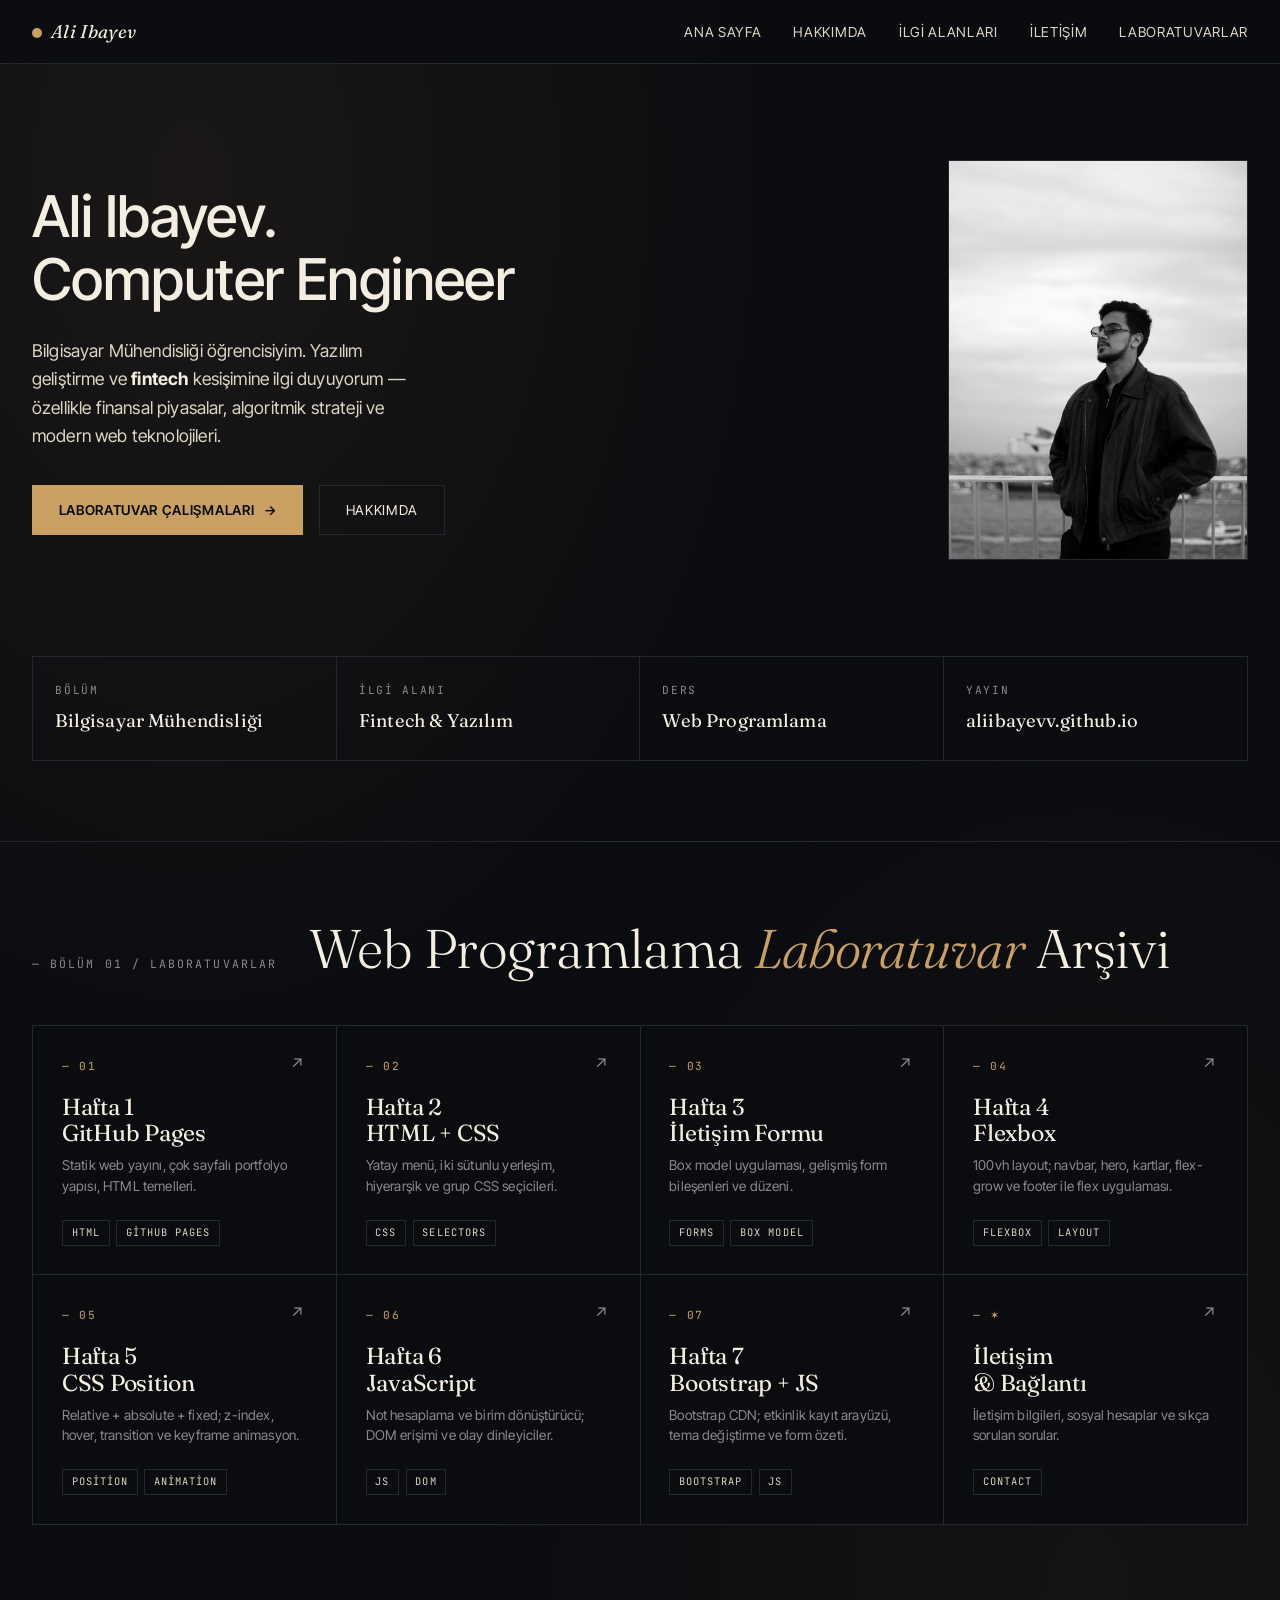
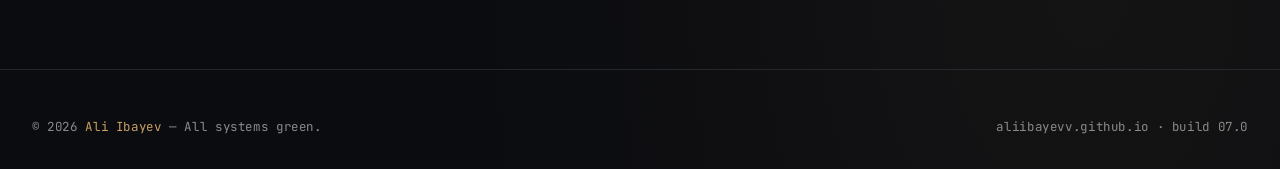
<file: index.html>
<!DOCTYPE html>
<html lang="tr">
<head>
  <meta charset="UTF-8" />
  <meta name="viewport" content="width=device-width, initial-scale=1.0" />
  <title>Ali Ibayev — Bilgisayar Mühendisliği · Fintech</title>
  <meta name="description" content="Ali Ibayev — Bilgisayar Mühendisliği öğrencisi. Web Programlama dersi laboratuvar çalışmaları ve fintech odaklı projeler." />
  <link rel="preconnect" href="https://fonts.googleapis.com" />
  <link rel="preconnect" href="https://fonts.gstatic.com" crossorigin />
  <link href="https://fonts.googleapis.com/css2?family=Fraunces:ital,opsz,wght@0,9..144,300;0,9..144,400;0,9..144,500;1,9..144,300;1,9..144,400&family=Inter+Tight:wght@300;400;500;600&family=JetBrains+Mono:wght@400;500&display=swap" rel="stylesheet" />
  <link rel="stylesheet" href="styles/main.css" />
</head>
<body>
  <!-- Navigation -->
  <header class="site-nav">
    <div class="nav-inner">
      <a href="index.html" class="brand"><span class="brand-mark"></span>Ali Ibayev</a>
      <nav>
        <ul class="nav-links">
          <li><a href="index.html">Ana Sayfa</a></li>
          <li><a href="about.html">Hakkımda</a></li>
          <li><a href="interests.html">İlgi Alanları</a></li>
          <li><a href="contact.html">İletişim</a></li>
          <li><a href="#labs">Laboratuvarlar</a></li>
        </ul>
      </nav>
    </div>
  </header>

  <!-- Hero -->
  <main>
    <section class="hero">
      <div>
        <h1 class="reveal reveal-2 hero-title-plain">Ali Ibayev.<br />Computer Engineer</h1>
        <p class="lead reveal reveal-3">
          Bilgisayar Mühendisliği öğrencisiyim. Yazılım geliştirme ve <strong style="color:var(--paper)">fintech</strong>
          kesişimine ilgi duyuyorum — özellikle finansal piyasalar, algoritmik strateji
          ve modern web teknolojileri.
        </p>
        <div class="hero-cta reveal reveal-4">
          <a href="#labs" class="btn btn-primary">Laboratuvar çalışmaları <span class="arrow">→</span></a>
          <a href="about.html" class="btn">Hakkımda</a>
        </div>
      </div>
      <div class="hero-photo reveal reveal-2">
        <img src="assets/profile.jpg" alt="Ali Ibayev portresi" />
      </div>
    </section>

    <!-- Quick info -->
    <section class="section" style="padding-top:2rem;border-top:none;">
      <div class="info-grid">
        <div class="info-cell">
          <div class="k">Bölüm</div>
          <div class="v">Bilgisayar Mühendisliği</div>
        </div>
        <div class="info-cell">
          <div class="k">İlgi Alanı</div>
          <div class="v">Fintech &amp; Yazılım</div>
        </div>
        <div class="info-cell">
          <div class="k">Ders</div>
          <div class="v">Web Programlama</div>
        </div>
        <div class="info-cell">
          <div class="k">Yayın</div>
          <div class="v">aliibayevv.github.io</div>
        </div>
      </div>
    </section>

    <!-- Labs grid -->
    <section class="section" id="labs">
      <div class="section-head">
        <span class="label">— Bölüm 01 / Laboratuvarlar</span>
        <h2>Web Programlama <em>Laboratuvar</em> Arşivi</h2>
      </div>

      <div class="labs">
        <a href="about.html" class="lab-card">
          <div class="num">— 01</div>
          <h3>Hafta 1<br />GitHub Pages</h3>
          <p class="sub">Statik web yayını, çok sayfalı portfolyo yapısı, HTML temelleri.</p>
          <div class="tags">
            <span class="tag">HTML</span><span class="tag">GitHub Pages</span>
          </div>
          <span class="arrow-icon">↗</span>
        </a>

        <a href="hafta2.html" class="lab-card">
          <div class="num">— 02</div>
          <h3>Hafta 2<br />HTML + CSS</h3>
          <p class="sub">Yatay menü, iki sütunlu yerleşim, hiyerarşik ve grup CSS seçicileri.</p>
          <div class="tags">
            <span class="tag">CSS</span><span class="tag">Selectors</span>
          </div>
          <span class="arrow-icon">↗</span>
        </a>

        <a href="hafta3.html" class="lab-card">
          <div class="num">— 03</div>
          <h3>Hafta 3<br />İletişim Formu</h3>
          <p class="sub">Box model uygulaması, gelişmiş form bileşenleri ve düzeni.</p>
          <div class="tags">
            <span class="tag">Forms</span><span class="tag">Box Model</span>
          </div>
          <span class="arrow-icon">↗</span>
        </a>

        <a href="hafta4.html" class="lab-card">
          <div class="num">— 04</div>
          <h3>Hafta 4<br />Flexbox</h3>
          <p class="sub">100vh layout; navbar, hero, kartlar, flex-grow ve footer ile flex uygulaması.</p>
          <div class="tags">
            <span class="tag">Flexbox</span><span class="tag">Layout</span>
          </div>
          <span class="arrow-icon">↗</span>
        </a>

        <a href="hafta5.html" class="lab-card">
          <div class="num">— 05</div>
          <h3>Hafta 5<br />CSS Position</h3>
          <p class="sub">Relative + absolute + fixed; z-index, hover, transition ve keyframe animasyon.</p>
          <div class="tags">
            <span class="tag">Position</span><span class="tag">Animation</span>
          </div>
          <span class="arrow-icon">↗</span>
        </a>

        <a href="hafta6.html" class="lab-card">
          <div class="num">— 06</div>
          <h3>Hafta 6<br />JavaScript</h3>
          <p class="sub">Not hesaplama ve birim dönüştürücü; DOM erişimi ve olay dinleyiciler.</p>
          <div class="tags">
            <span class="tag">JS</span><span class="tag">DOM</span>
          </div>
          <span class="arrow-icon">↗</span>
        </a>

        <a href="hafta7.html" class="lab-card">
          <div class="num">— 07</div>
          <h3>Hafta 7<br />Bootstrap + JS</h3>
          <p class="sub">Bootstrap CDN; etkinlik kayıt arayüzü, tema değiştirme ve form özeti.</p>
          <div class="tags">
            <span class="tag">Bootstrap</span><span class="tag">JS</span>
          </div>
          <span class="arrow-icon">↗</span>
        </a>

        <a href="contact.html" class="lab-card">
          <div class="num">— ✶</div>
          <h3>İletişim<br />&amp; Bağlantı</h3>
          <p class="sub">İletişim bilgileri, sosyal hesaplar ve sıkça sorulan sorular.</p>
          <div class="tags">
            <span class="tag">Contact</span>
          </div>
          <span class="arrow-icon">↗</span>
        </a>
      </div>
    </section>
  </main>

  <!-- Footer -->
  <footer class="site-footer">
    <div class="footer-inner">
      <span class="copy">© 2026 <em>Ali Ibayev</em> — All systems green.</span>
      <span class="copy">aliibayevv.github.io · build 07.0</span>
    </div>
  </footer>

</body>
</html>
</file>
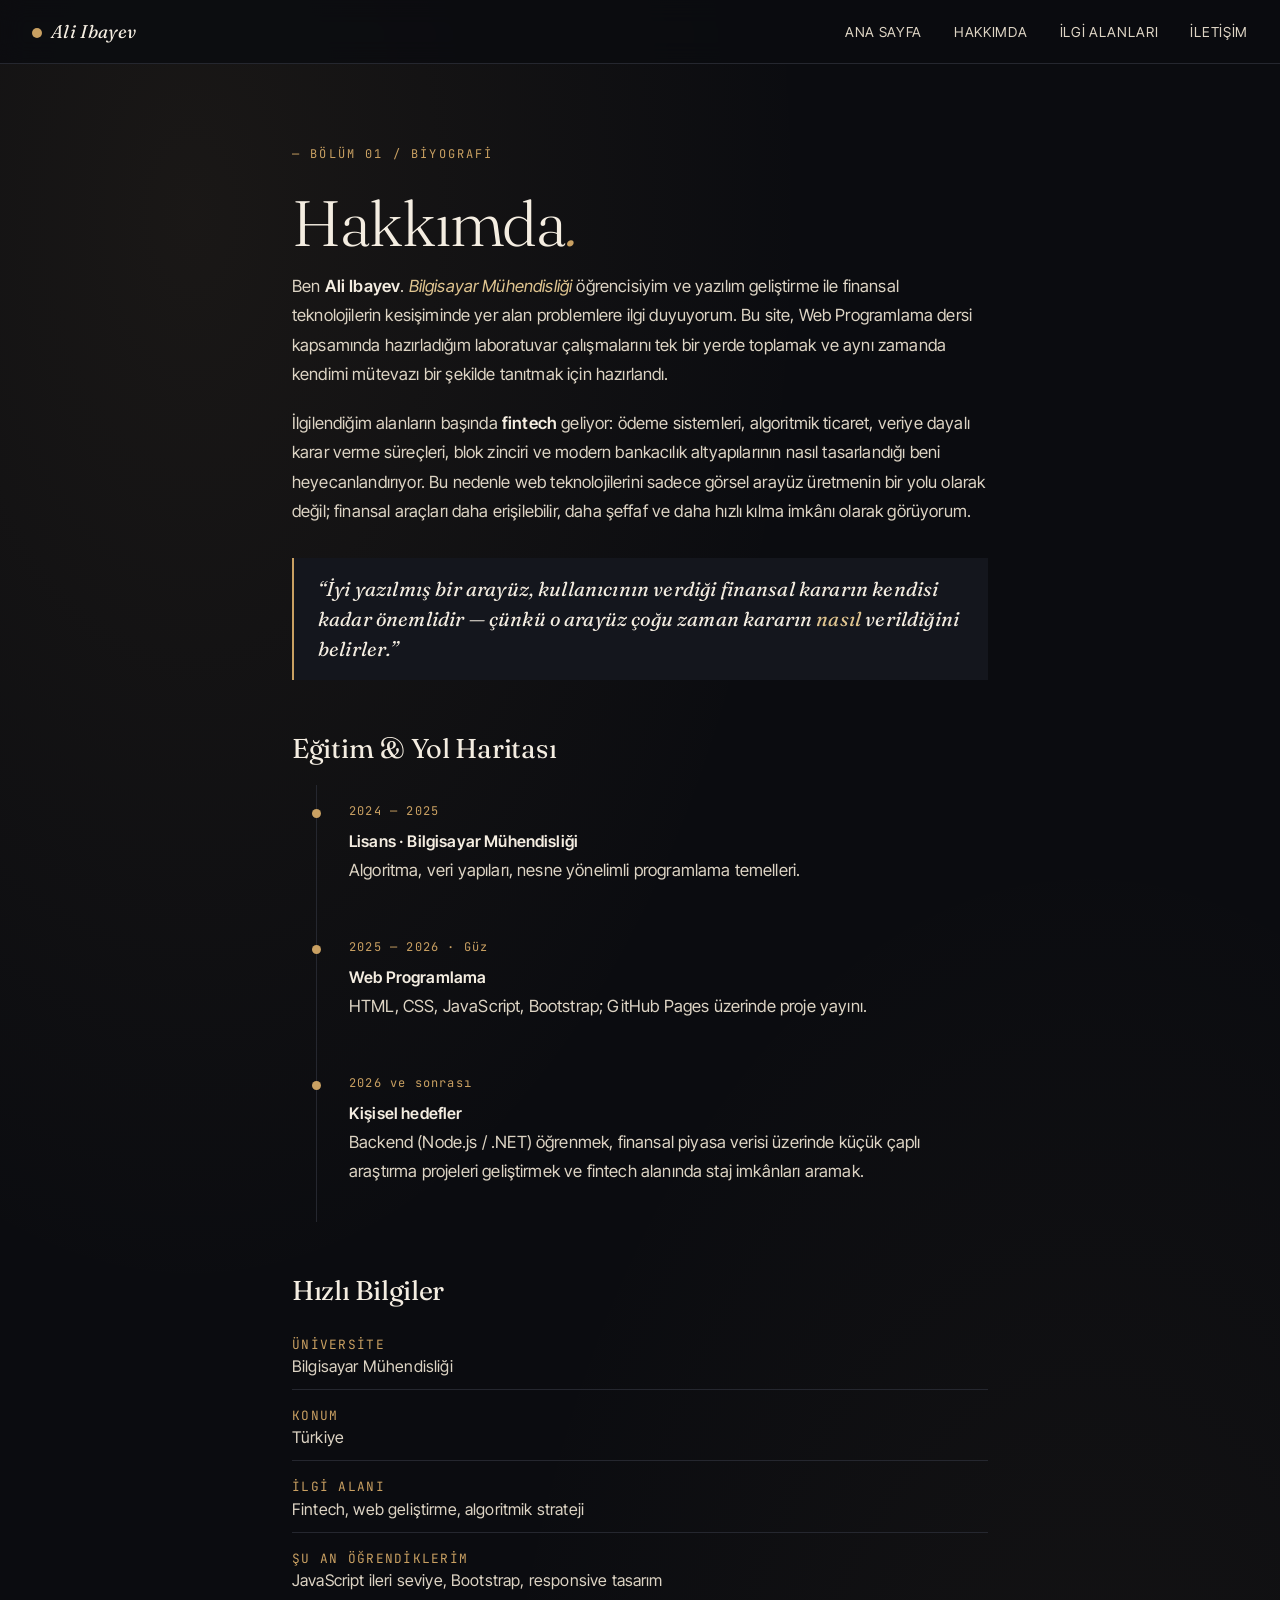
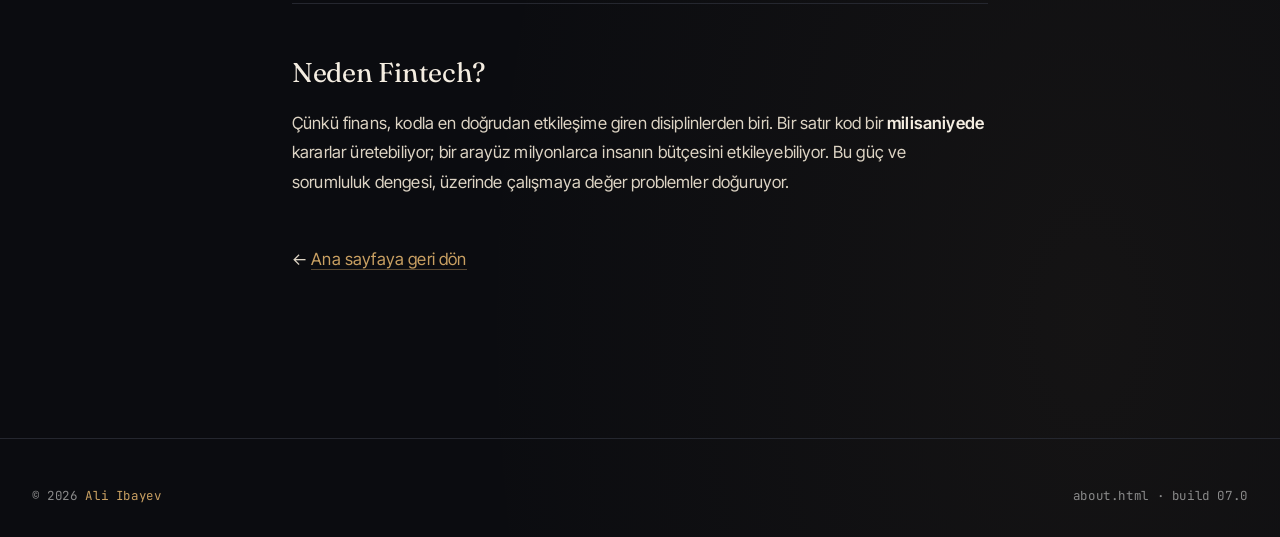
<file: about.html>
<!DOCTYPE html>
<html lang="tr">
<head>
  <meta charset="UTF-8" />
  <meta name="viewport" content="width=device-width, initial-scale=1.0" />
  <title>Hakkımda — Ali Ibayev</title>
  <link rel="preconnect" href="https://fonts.googleapis.com" />
  <link rel="preconnect" href="https://fonts.gstatic.com" crossorigin />
  <link href="https://fonts.googleapis.com/css2?family=Fraunces:ital,opsz,wght@0,9..144,300;0,9..144,400;0,9..144,500;1,9..144,300;1,9..144,400&family=Inter+Tight:wght@300;400;500;600&family=JetBrains+Mono:wght@400;500&display=swap" rel="stylesheet" />
  <link rel="stylesheet" href="styles/main.css" />
</head>
<body>
  <header class="site-nav">
    <div class="nav-inner">
      <a href="index.html" class="brand"><span class="brand-mark"></span>Ali Ibayev</a>
      <nav>
        <ul class="nav-links">
          <li><a href="index.html">Ana Sayfa</a></li>
          <li><a href="about.html">Hakkımda</a></li>
          <li><a href="interests.html">İlgi Alanları</a></li>
          <li><a href="contact.html">İletişim</a></li>
        </ul>
      </nav>
    </div>
  </header>

  <article class="article">
    <p class="kicker reveal reveal-1">— Bölüm 01 / Biyografi</p>
    <h1 class="reveal reveal-2">Hakkımda<em>.</em></h1>

    <p class="reveal reveal-3">
      Ben <strong>Ali Ibayev</strong>. <em>Bilgisayar Mühendisliği</em> öğrencisiyim ve yazılım
      geliştirme ile finansal teknolojilerin kesişiminde yer alan problemlere ilgi duyuyorum.
      Bu site, Web Programlama dersi kapsamında hazırladığım laboratuvar çalışmalarını tek bir
      yerde toplamak ve aynı zamanda kendimi mütevazı bir şekilde tanıtmak için hazırlandı.
    </p>

    <p>
      İlgilendiğim alanların başında <strong>fintech</strong> geliyor: ödeme sistemleri,
      algoritmik ticaret, veriye dayalı karar verme süreçleri, blok zinciri ve modern bankacılık
      altyapılarının nasıl tasarlandığı beni heyecanlandırıyor. Bu nedenle web teknolojilerini
      sadece görsel arayüz üretmenin bir yolu olarak değil; finansal araçları daha erişilebilir,
      daha şeffaf ve daha hızlı kılma imkânı olarak görüyorum.
    </p>

    <blockquote>
      “İyi yazılmış bir arayüz, kullanıcının verdiği finansal kararın kendisi kadar
      önemlidir — çünkü o arayüz çoğu zaman kararın <em>nasıl</em> verildiğini belirler.”
    </blockquote>

    <h2>Eğitim &amp; Yol Haritası</h2>

    <ul class="timeline">
      <li>
        <span class="year">2024 — 2025</span>
        <strong>Lisans · Bilgisayar Mühendisliği</strong>
        <p>Algoritma, veri yapıları, nesne yönelimli programlama temelleri.</p>
      </li>
      <li>
        <span class="year">2025 — 2026 · Güz</span>
        <strong>Web Programlama</strong>
        <p>HTML, CSS, JavaScript, Bootstrap; GitHub Pages üzerinde proje yayını.</p>
      </li>
      <li>
        <span class="year">2026 ve sonrası</span>
        <strong>Kişisel hedefler</strong>
        <p>Backend (Node.js / .NET) öğrenmek, finansal piyasa verisi üzerinde küçük çaplı
           araştırma projeleri geliştirmek ve fintech alanında staj imkânları aramak.</p>
      </li>
    </ul>

    <h2>Hızlı Bilgiler</h2>
    <dl>
      <dt>Üniversite</dt>
      <dd>Bilgisayar Mühendisliği</dd>
      <dt>Konum</dt>
      <dd>Türkiye</dd>
      <dt>İlgi alanı</dt>
      <dd>Fintech, web geliştirme, algoritmik strateji</dd>
      <dt>Şu an öğrendiklerim</dt>
      <dd>JavaScript ileri seviye, Bootstrap, responsive tasarım</dd>
    </dl>

    <h2>Neden Fintech?</h2>
    <p>
      Çünkü finans, kodla en doğrudan etkileşime giren disiplinlerden biri. Bir satır kod
      bir <strong>milisaniyede</strong> kararlar üretebiliyor; bir arayüz milyonlarca insanın
      bütçesini etkileyebiliyor. Bu güç ve sorumluluk dengesi, üzerinde çalışmaya değer
      problemler doğuruyor.
    </p>

    <p style="margin-top:3rem;">
      ← <a href="index.html">Ana sayfaya geri dön</a>
    </p>
  </article>

  <footer class="site-footer">
    <div class="footer-inner">
      <span class="copy">© 2026 <em>Ali Ibayev</em></span>
      <span class="copy">about.html · build 07.0</span>
    </div>
  </footer>

</body>
</html>
</file>
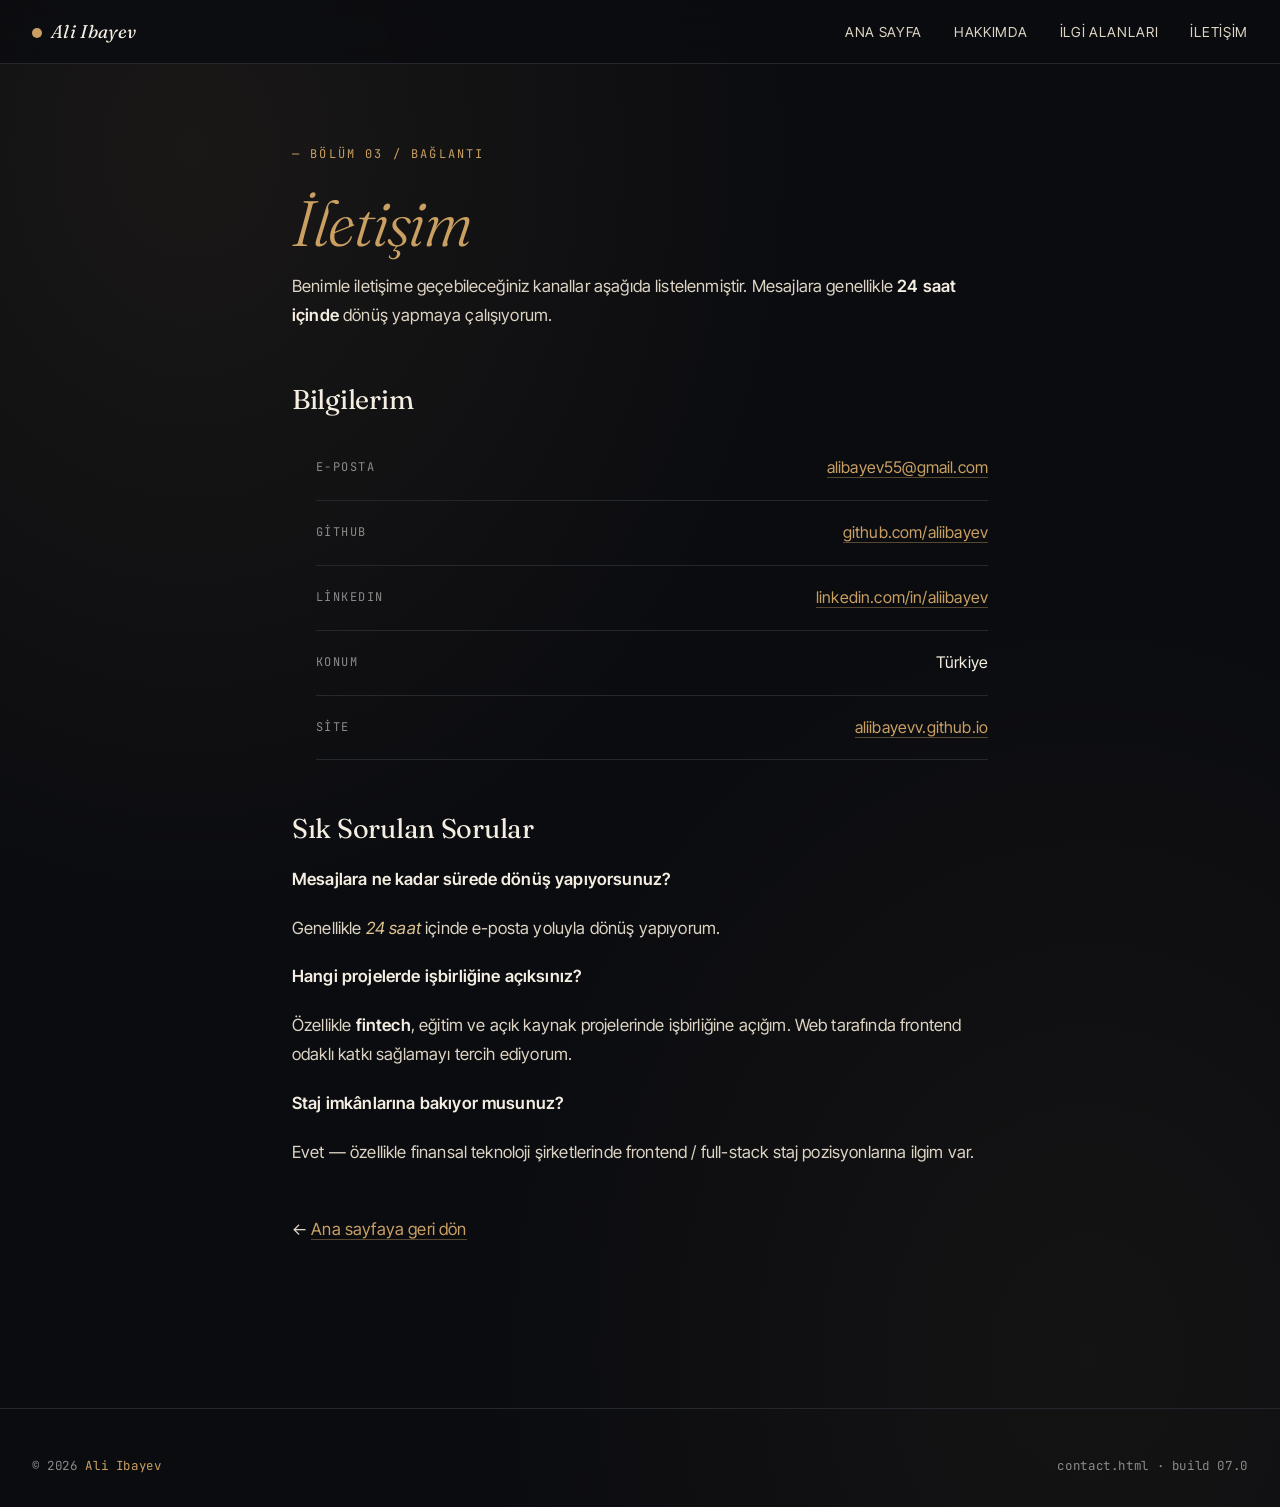
<file: contact.html>
<!DOCTYPE html>
<html lang="tr">
<head>
  <meta charset="UTF-8" />
  <meta name="viewport" content="width=device-width, initial-scale=1.0" />
  <title>İletişim — Ali Ibayev</title>
  <link rel="preconnect" href="https://fonts.googleapis.com" />
  <link rel="preconnect" href="https://fonts.gstatic.com" crossorigin />
  <link href="https://fonts.googleapis.com/css2?family=Fraunces:ital,opsz,wght@0,9..144,300;0,9..144,400;0,9..144,500;1,9..144,300;1,9..144,400&family=Inter+Tight:wght@300;400;500;600&family=JetBrains+Mono:wght@400;500&display=swap" rel="stylesheet" />
  <link rel="stylesheet" href="styles/main.css" />
</head>
<body>
  <header class="site-nav">
    <div class="nav-inner">
      <a href="index.html" class="brand"><span class="brand-mark"></span>Ali Ibayev</a>
      <nav>
        <ul class="nav-links">
          <li><a href="index.html">Ana Sayfa</a></li>
          <li><a href="about.html">Hakkımda</a></li>
          <li><a href="interests.html">İlgi Alanları</a></li>
          <li><a href="contact.html">İletişim</a></li>
        </ul>
      </nav>
    </div>
  </header>

  <article class="article">
    <p class="kicker reveal reveal-1">— Bölüm 03 / Bağlantı</p>
    <h1 class="reveal reveal-2"><em>İletişim</em></h1>

    <p class="reveal reveal-3">
      Benimle iletişime geçebileceğiniz kanallar aşağıda listelenmiştir. Mesajlara genellikle
      <strong>24 saat içinde</strong> dönüş yapmaya çalışıyorum.
    </p>

    <h2>Bilgilerim</h2>
    <ul class="contact-list">
      <li>
        <span class="k">E-posta</span>
        <span class="v"><a href="mailto:alibayev55@gmail.com">alibayev55@gmail.com</a></span>
      </li>
      <li>
        <span class="k">GitHub</span>
        <span class="v"><a href="https://github.com/aliibayev" target="_blank" rel="noopener">github.com/aliibayev</a></span>
      </li>
      <li>
        <span class="k">LinkedIn</span>
        <span class="v"><a href="https://linkedin.com/in/aliibayev" target="_blank" rel="noopener">linkedin.com/in/aliibayev</a></span>
      </li>
      <li>
        <span class="k">Konum</span>
        <span class="v">Türkiye</span>
      </li>
      <li>
        <span class="k">Site</span>
        <span class="v"><a href="https://aliibayevv.github.io">aliibayevv.github.io</a></span>
      </li>
    </ul>

    <h2>Sık Sorulan Sorular</h2>

    <p><strong>Mesajlara ne kadar sürede dönüş yapıyorsunuz?</strong></p>
    <p>Genellikle <em>24 saat</em> içinde e-posta yoluyla dönüş yapıyorum.</p>

    <p><strong>Hangi projelerde işbirliğine açıksınız?</strong></p>
    <p>
      Özellikle <strong>fintech</strong>, eğitim ve açık kaynak projelerinde işbirliğine
      açığım. Web tarafında frontend odaklı katkı sağlamayı tercih ediyorum.
    </p>

    <p><strong>Staj imkânlarına bakıyor musunuz?</strong></p>
    <p>
      Evet — özellikle finansal teknoloji şirketlerinde frontend / full-stack staj
      pozisyonlarına ilgim var.
    </p>

    <p style="margin-top:3rem;">
      ← <a href="index.html">Ana sayfaya geri dön</a>
    </p>
  </article>

  <footer class="site-footer">
    <div class="footer-inner">
      <span class="copy">© 2026 <em>Ali Ibayev</em></span>
      <span class="copy">contact.html · build 07.0</span>
    </div>
  </footer>

</body>
</html>
</file>
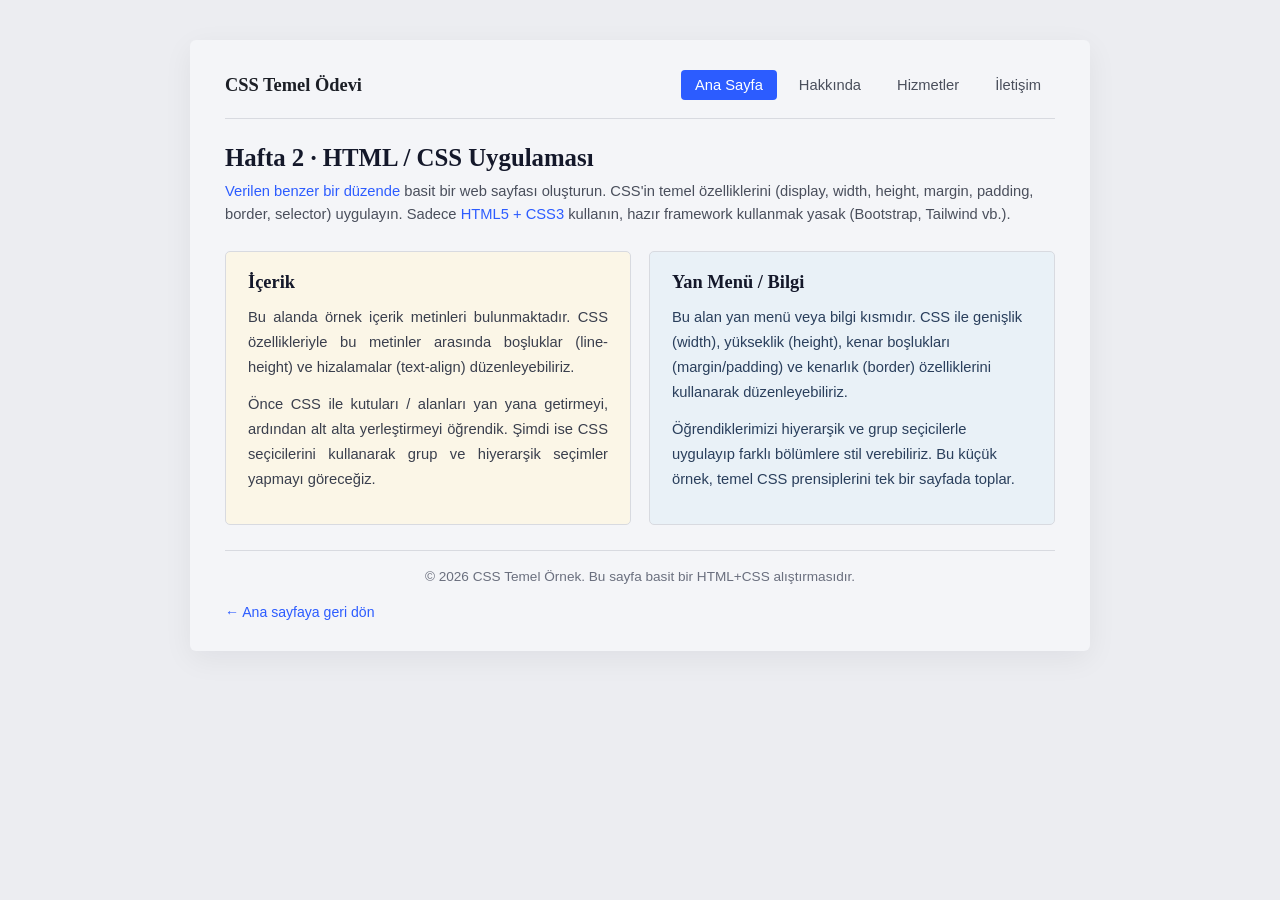
<file: hafta2.html>
<!DOCTYPE html>
<html lang="tr">
<head>
  <meta charset="UTF-8" />
  <meta name="viewport" content="width=device-width, initial-scale=1.0" />
  <title>Hafta 2 — HTML/CSS Uygulaması</title>
  <link rel="stylesheet" href="styles/hafta2.css" />
</head>
<body>

  <div class="wrapper">

    <!-- yatay menü: ul > li > a, display:inline-block -->
    <nav>
      <span class="title">CSS Temel Ödevi</span>
      <ul>
        <li><a href="#" class="active">Ana Sayfa</a></li>
        <li><a href="#">Hakkında</a></li>
        <li><a href="#">Hizmetler</a></li>
        <li><a href="#">İletişim</a></li>
      </ul>
    </nav>

    <!-- header: h1 + kısa p -->
    <header>
      <h1>Hafta 2 · HTML / CSS Uygulaması</h1>
      <p>
        <span class="hi">Verilen benzer bir düzende</span> basit bir web sayfası oluşturun.
        CSS'in temel özelliklerini (display, width, height, margin, padding, border, selector)
        uygulayın. Sadece <span class="hi">HTML5 + CSS3</span> kullanın, hazır framework
        kullanmak yasak (Bootstrap, Tailwind vb.).
      </p>
    </header>

    <!-- iki sütunlu içerik -->
    <main>
      <section class="content">
        <h2>İçerik</h2>
        <p>
          Bu alanda örnek içerik metinleri bulunmaktadır. CSS özellikleriyle bu metinler
          arasında boşluklar (line-height) ve hizalamalar (text-align) düzenleyebiliriz.
        </p>
        <p>
          Önce CSS ile kutuları / alanları yan yana getirmeyi, ardından alt alta
          yerleştirmeyi öğrendik. Şimdi ise CSS seçicilerini kullanarak grup ve hiyerarşik
          seçimler yapmayı göreceğiz.
        </p>
      </section>

      <aside class="aside">
        <h2>Yan Menü / Bilgi</h2>
        <p>
          Bu alan yan menü veya bilgi kısmıdır. CSS ile genişlik (width), yükseklik
          (height), kenar boşlukları (margin/padding) ve kenarlık (border) özelliklerini
          kullanarak düzenleyebiliriz.
        </p>
        <p>
          Öğrendiklerimizi hiyerarşik ve grup seçicilerle uygulayıp farklı bölümlere stil
          verebiliriz. Bu küçük örnek, temel CSS prensiplerini tek bir sayfada toplar.
        </p>
      </aside>
    </main>

    <!-- footer -->
    <footer>
      <p>© 2026 CSS Temel Örnek. Bu sayfa basit bir HTML+CSS alıştırmasıdır.</p>
    </footer>

    <a href="index.html" class="back">← Ana sayfaya geri dön</a>
  </div>

</body>
</html>
</file>
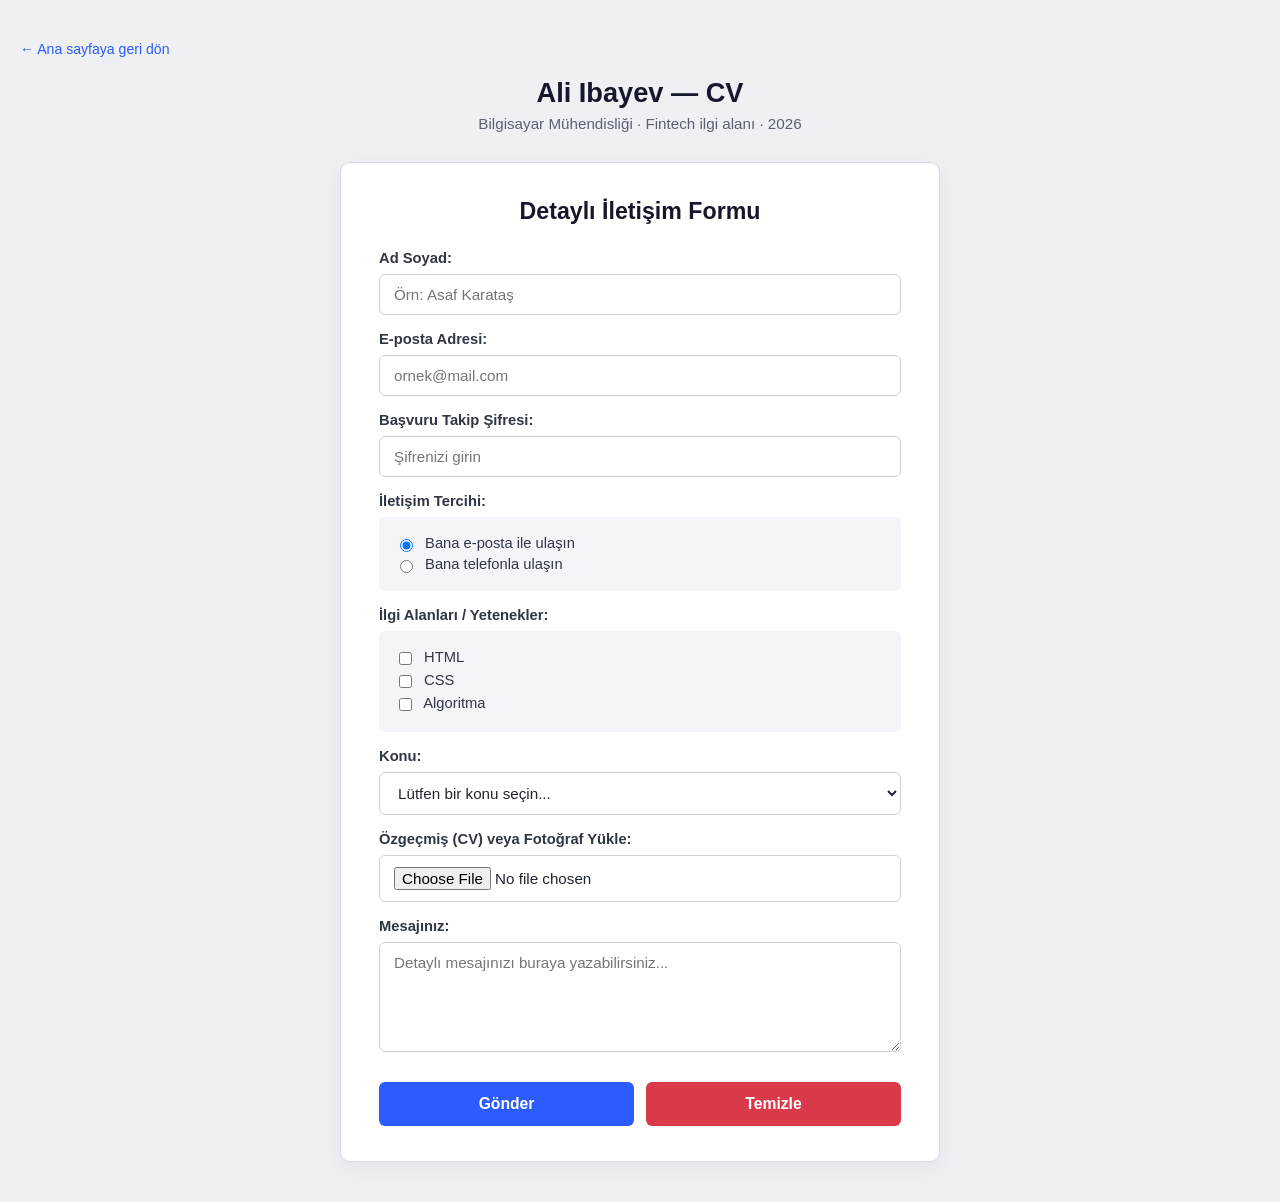
<file: hafta3.html>
<!DOCTYPE html>
<html lang="tr">
<head>
  <meta charset="UTF-8" />
  <meta name="viewport" content="width=device-width, initial-scale=1.0" />
  <title>Hafta 3 — Detaylı İletişim Formu</title>
  <link rel="stylesheet" href="styles/hafta3.css" />
</head>
<body>

  <a href="index.html" class="back-link">← Ana sayfaya geri dön</a>

  <div class="cv-summary">
    <h1>Ali Ibayev — CV</h1>
    <p>Bilgisayar Mühendisliği · Fintech ilgi alanı · 2026</p>
  </div>

  <div class="contact-container">
    <h2>Detaylı İletişim Formu</h2>

    <form>

      <label for="adsoyad">Ad Soyad:</label>
      <input type="text" id="adsoyad" name="adsoyad" placeholder="Örn: Asaf Karataş" />

      <label for="eposta">E-posta Adresi:</label>
      <input type="email" id="eposta" name="eposta" placeholder="ornek@mail.com" />

      <label for="sifre">Başvuru Takip Şifresi:</label>
      <input type="password" id="sifre" name="sifre" placeholder="Şifrenizi girin" />

      <label>İletişim Tercihi:</label>
      <div class="choice-group">
        <label>
          <input type="radio" name="iletisim" value="email" checked />
          Bana e-posta ile ulaşın
        </label>
        <label>
          <input type="radio" name="iletisim" value="telefon" />
          Bana telefonla ulaşın
        </label>
      </div>

      <label>İlgi Alanları / Yetenekler:</label>
      <div class="choice-group">
        <label>
          <input type="checkbox" name="yetenek" value="html" />
          HTML
        </label>
        <label>
          <input type="checkbox" name="yetenek" value="css" />
          CSS
        </label>
        <label>
          <input type="checkbox" name="yetenek" value="algoritma" />
          Algoritma
        </label>
      </div>

      <label for="konu">Konu:</label>
      <select id="konu" name="konu">
        <option value="">Lütfen bir konu seçin...</option>
        <option value="is-teklifi">İş Teklifi</option>
        <option value="soru">Soru</option>
        <option value="geri-bildirim">Geri Bildirim</option>
        <option value="staj">Staj İmkânı</option>
      </select>

      <label for="dosya">Özgeçmiş (CV) veya Fotoğraf Yükle:</label>
      <input type="file" id="dosya" name="dosya" />

      <label for="mesaj">Mesajınız:</label>
      <textarea id="mesaj" name="mesaj" placeholder="Detaylı mesajınızı buraya yazabilirsiniz..."></textarea>

      <div class="btn-row">
        <button type="submit" class="btn-submit">Gönder</button>
        <button type="reset" class="btn-reset">Temizle</button>
      </div>

    </form>
  </div>

</body>
</html>
</file>
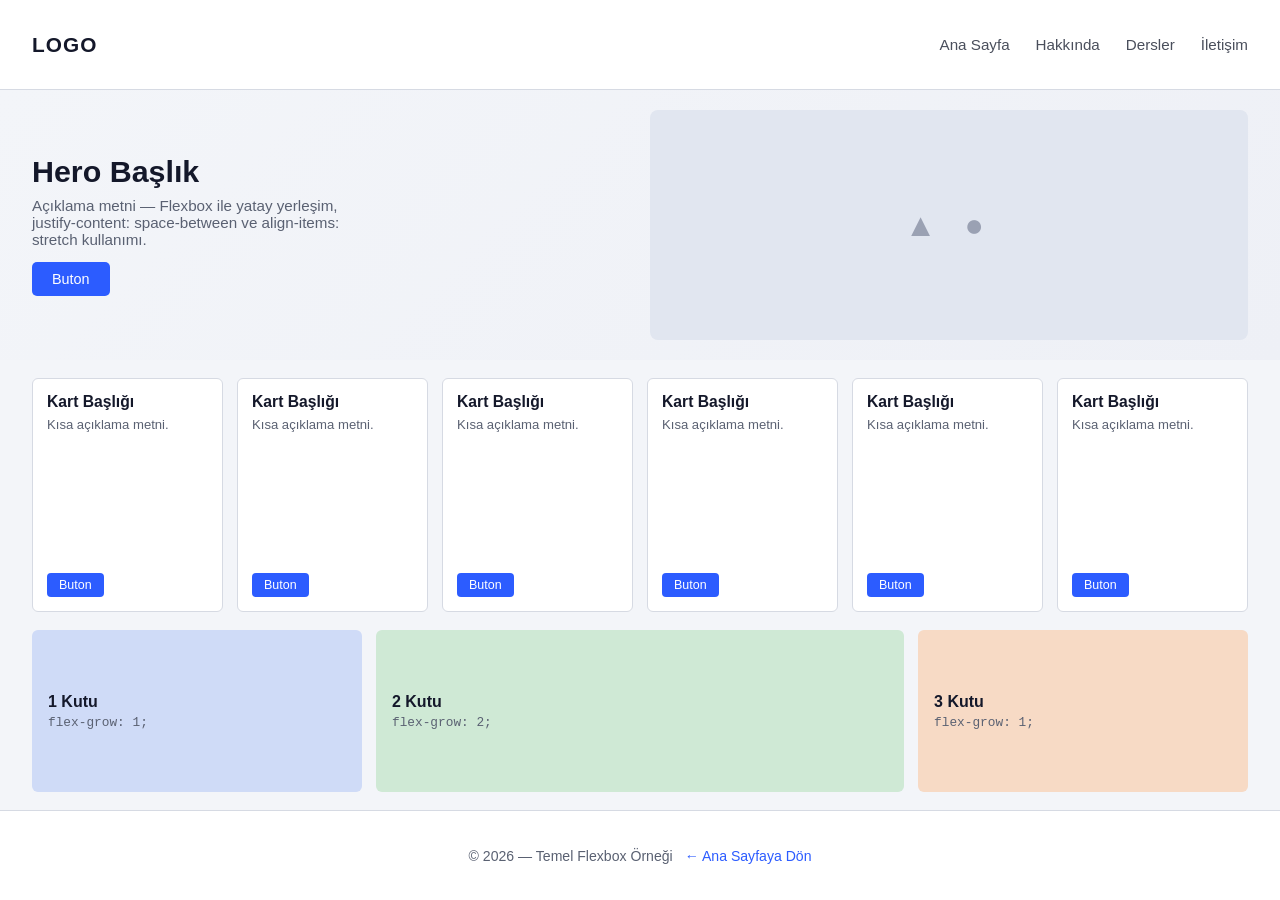
<file: hafta4.html>
<!DOCTYPE html>
<html lang="tr">
<head>
  <meta charset="UTF-8" />
  <meta name="viewport" content="width=device-width, initial-scale=1.0" />
  <title>Hafta 4 — Flexbox Uygulaması</title>
  <link rel="stylesheet" href="styles/hafta4.css" />
</head>
<body>

  <div class="wrapper">

    <!-- 1) NAVBAR (10vh) -->
    <header class="navbar">
      <div class="logo">LOGO</div>
      <nav>
        <a href="index.html">Ana Sayfa</a>
        <a href="#">Hakkında</a>
        <a href="#">Dersler</a>
        <a href="#">İletişim</a>
      </nav>
    </header>

    <!-- 2) HERO (30vh, row + stretch) -->
    <section class="hero">
      <div class="hero-text">
        <h1>Hero Başlık</h1>
        <p>Açıklama metni — Flexbox ile yatay yerleşim, justify-content: space-between ve align-items: stretch kullanımı.</p>
        <a href="#" class="btn">Buton</a>
      </div>
      <div class="hero-image"></div>
    </section>

    <!-- 3) KARTLAR (30vh, wrap, 6 kart) -->
    <section class="cards">
      <article class="card">
        <h3>Kart Başlığı</h3>
        <p>Kısa açıklama metni.</p>
        <button class="mini-btn">Buton</button>
      </article>
      <article class="card">
        <h3>Kart Başlığı</h3>
        <p>Kısa açıklama metni.</p>
        <button class="mini-btn">Buton</button>
      </article>
      <article class="card">
        <h3>Kart Başlığı</h3>
        <p>Kısa açıklama metni.</p>
        <button class="mini-btn">Buton</button>
      </article>
      <article class="card">
        <h3>Kart Başlığı</h3>
        <p>Kısa açıklama metni.</p>
        <button class="mini-btn">Buton</button>
      </article>
      <article class="card">
        <h3>Kart Başlığı</h3>
        <p>Kısa açıklama metni.</p>
        <button class="mini-btn">Buton</button>
      </article>
      <article class="card">
        <h3>Kart Başlığı</h3>
        <p>Kısa açıklama metni.</p>
        <button class="mini-btn">Buton</button>
      </article>
    </section>

    <!-- 4) FLEX GROW (20vh, 1-2-1) -->
    <section class="flex-grow-section">
      <div class="box box1">
        <h3>1 Kutu</h3>
        <span>flex-grow: 1;</span>
      </div>
      <div class="box box2">
        <h3>2 Kutu</h3>
        <span>flex-grow: 2;</span>
      </div>
      <div class="box box3">
        <h3>3 Kutu</h3>
        <span>flex-grow: 1;</span>
      </div>
    </section>

    <!-- 5) FOOTER (10vh, center + center) -->
    <footer class="footer">
      © 2026 — Temel Flexbox Örneği <a href="index.html">← Ana Sayfaya Dön</a>
    </footer>

  </div>

</body>
</html>
</file>
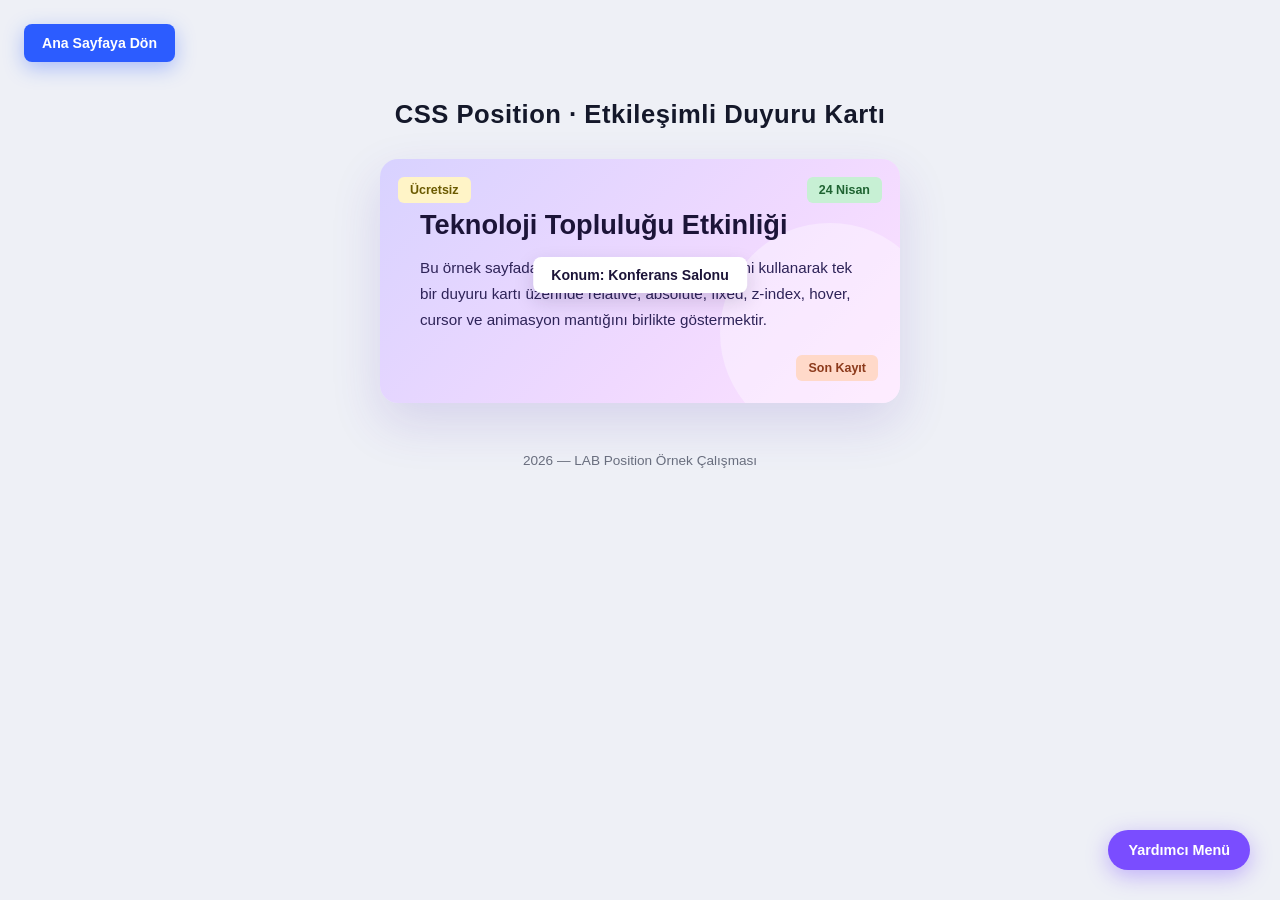
<file: hafta5.html>
<!DOCTYPE html>
<html lang="tr">
<head>
  <meta charset="UTF-8" />
  <meta name="viewport" content="width=device-width, initial-scale=1.0" />
  <title>Hafta 5 — CSS Position</title>
  <link rel="stylesheet" href="styles/hafta5.css" />
</head>
<body>

  <!-- FIXED öğe #1 — Ana Sayfaya Dön -->
  <a href="index.html" class="fixed-back">Ana Sayfaya Dön</a>

  <h1 class="page-title">CSS Position · Etkileşimli Duyuru Kartı</h1>

  <!-- RELATIVE kapsayıcı -->
  <div class="announcement-card">

    <!-- Dekoratif arka plan (z-index ile arkada) -->
    <div class="decor-circle"></div>

    <!-- ABSOLUTE rozet 1 -->
    <span class="badge badge-free">Ücretsiz</span>

    <!-- ABSOLUTE rozet 2 -->
    <span class="badge badge-date">24 Nisan</span>

    <!-- Kart içeriği -->
    <div class="card-content">
      <h2>Teknoloji Topluluğu Etkinliği</h2>
      <p>
        Bu örnek sayfada amaç; CSS position özelliklerini kullanarak tek bir duyuru kartı
        üzerinde relative, absolute, fixed, z-index, hover, cursor ve animasyon mantığını
        birlikte göstermektir.
      </p>
    </div>

    <!-- ABSOLUTE bilgi rozeti (üst üste binme + z-index) -->
    <div class="badge-info">Konum: Konferans Salonu</div>

    <!-- ABSOLUTE rozet 3 -->
    <span class="badge badge-lastreg">Son Kayıt</span>

  </div>

  <!-- FIXED öğe #2 — Yardımcı menü (scroll'da sabit) -->
  <div class="fixed-helper">Yardımcı Menü</div>

  <footer class="page-footer">
    2026 — LAB Position Örnek Çalışması
  </footer>

</body>
</html>
</file>
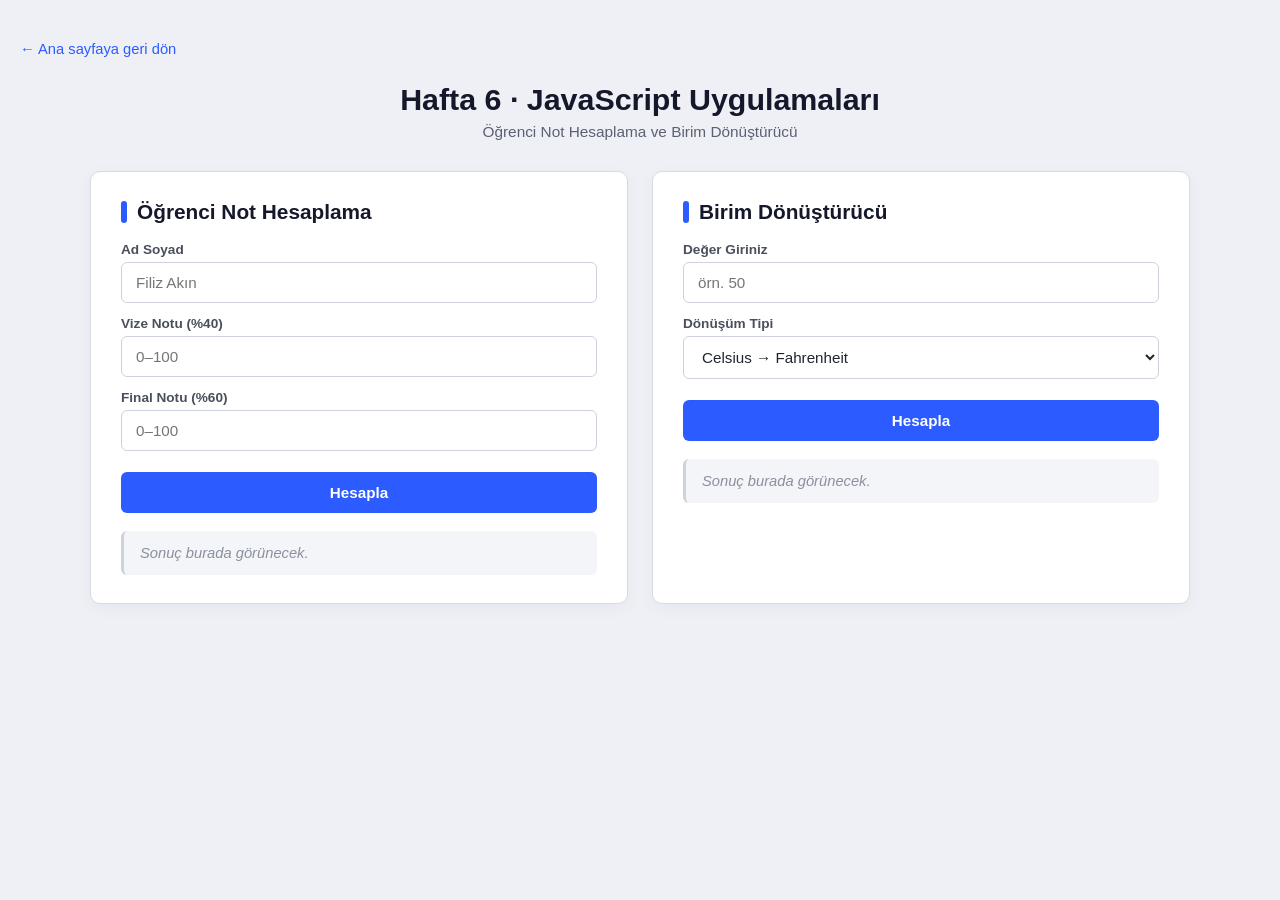
<file: hafta6.html>
<!DOCTYPE html>
<html lang="tr">
<head>
  <meta charset="UTF-8" />
  <meta name="viewport" content="width=device-width, initial-scale=1.0" />
  <title>Hafta 6 — JavaScript Uygulamaları</title>
  <link rel="stylesheet" href="styles/hafta6.css" />
</head>
<body>

  <a href="index.html" class="back-link">← Ana sayfaya geri dön</a>

  <div class="page-head">
    <h1>Hafta 6 · JavaScript Uygulamaları</h1>
    <p>Öğrenci Not Hesaplama ve Birim Dönüştürücü</p>
  </div>

  <div class="apps">

    <!-- Uygulama 1: Öğrenci Not Hesaplama -->
    <section class="app">
      <h2>Öğrenci Not Hesaplama</h2>

      <div class="field">
        <label for="adSoyad">Ad Soyad</label>
        <input type="text" id="adSoyad" placeholder="Filiz Akın" />
      </div>

      <div class="field">
        <label for="vize">Vize Notu (%40)</label>
        <input type="text" id="vize" placeholder="0–100" />
      </div>

      <div class="field">
        <label for="final">Final Notu (%60)</label>
        <input type="text" id="final" placeholder="0–100" />
      </div>

      <button id="notHesaplaBtn">Hesapla</button>

      <div id="notSonuc" class="result">
        <span class="empty">Sonuç burada görünecek.</span>
      </div>
    </section>

    <!-- Uygulama 2: Birim Dönüştürücü -->
    <section class="app">
      <h2>Birim Dönüştürücü</h2>

      <div class="field">
        <label for="deger">Değer Giriniz</label>
        <input type="text" id="deger" placeholder="örn. 50" />
      </div>

      <div class="field">
        <label for="donusumTipi">Dönüşüm Tipi</label>
        <select id="donusumTipi">
          <optgroup label="Sıcaklık">
            <option value="c-f">Celsius → Fahrenheit</option>
            <option value="f-c">Fahrenheit → Celsius</option>
            <option value="c-k">Celsius → Kelvin</option>
          </optgroup>
          <optgroup label="Uzunluk">
            <option value="m-km">Metre → Kilometre</option>
            <option value="km-m">Kilometre → Metre</option>
            <option value="km-mil">Kilometre → Mil</option>
            <option value="mil-km">Mil → Kilometre</option>
          </optgroup>
          <optgroup label="Ağırlık">
            <option value="kg-g">Kilogram → Gram</option>
            <option value="g-kg">Gram → Kilogram</option>
          </optgroup>
        </select>
      </div>

      <button id="birimHesaplaBtn">Hesapla</button>

      <div id="birimSonuc" class="result">
        <span class="empty">Sonuç burada görünecek.</span>
      </div>
    </section>

  </div>

  <script src="scripts/hafta6.js"></script>
</body>
</html>
</file>
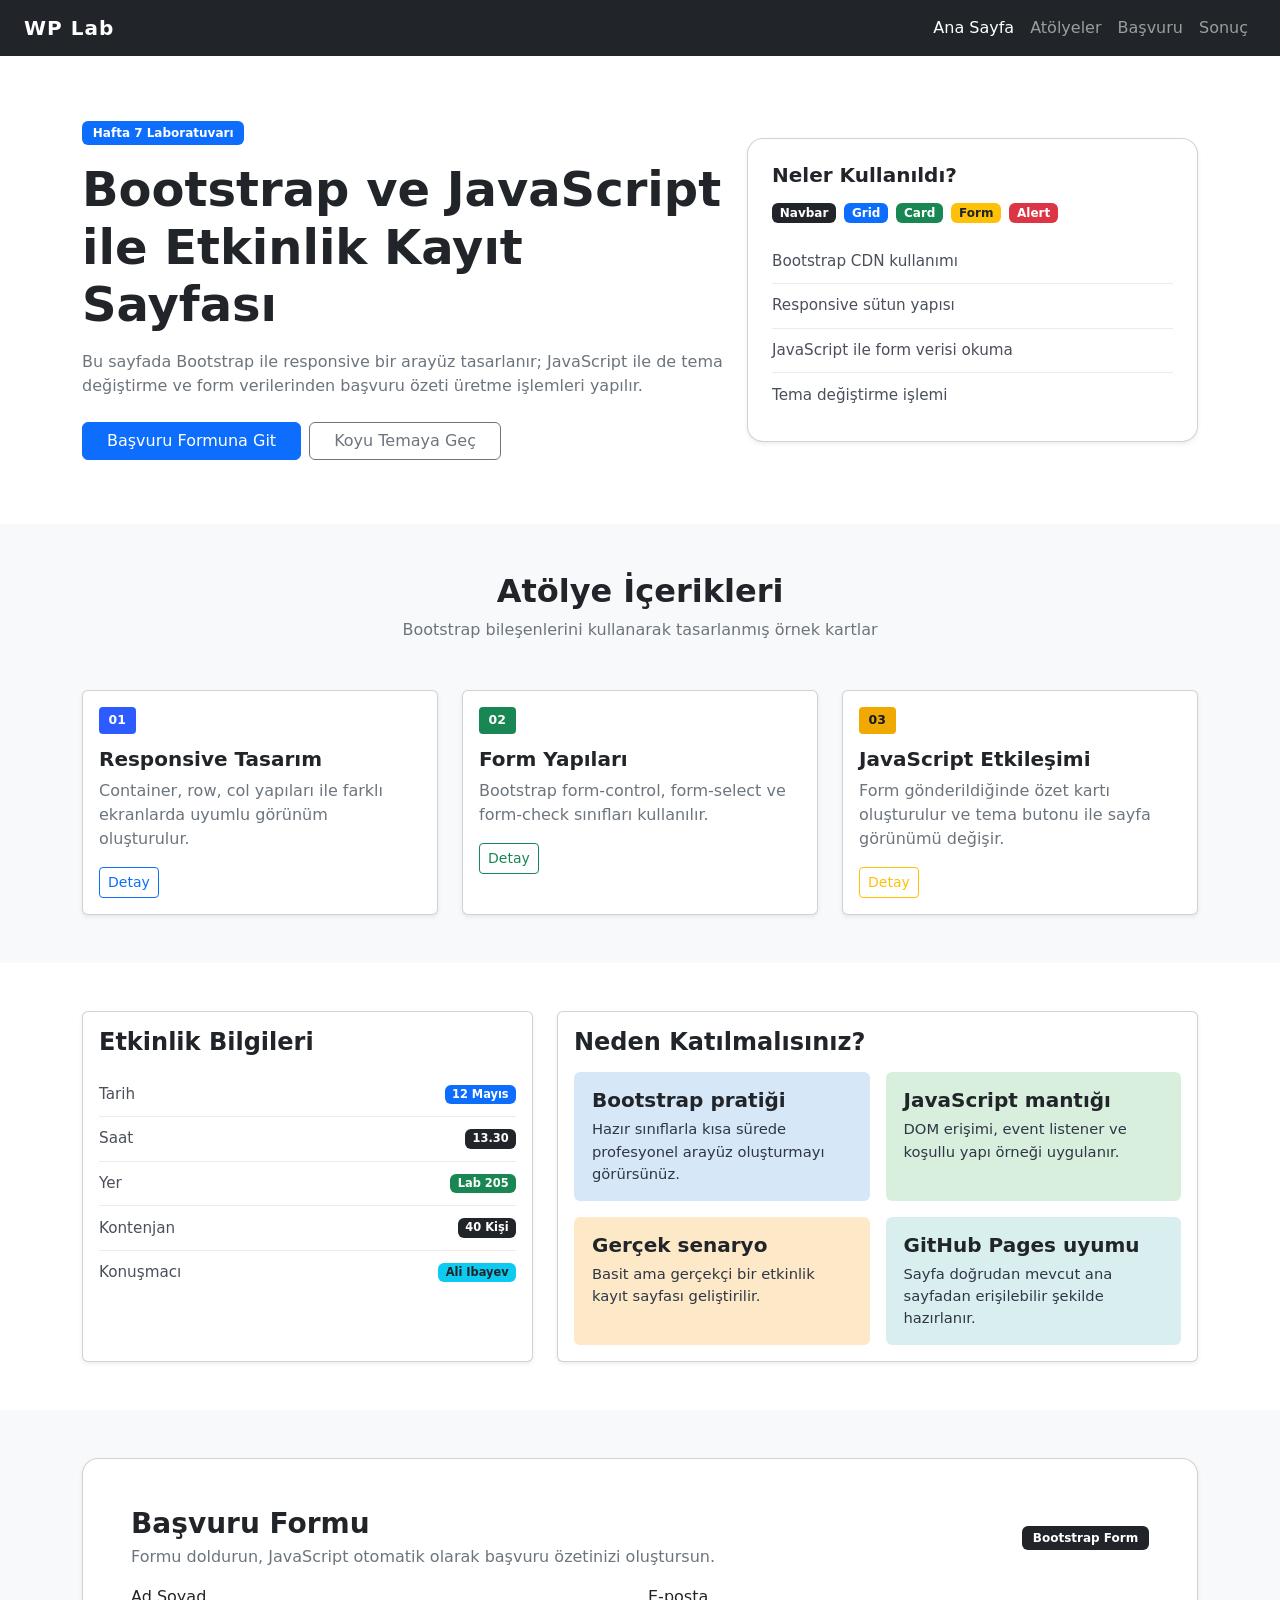
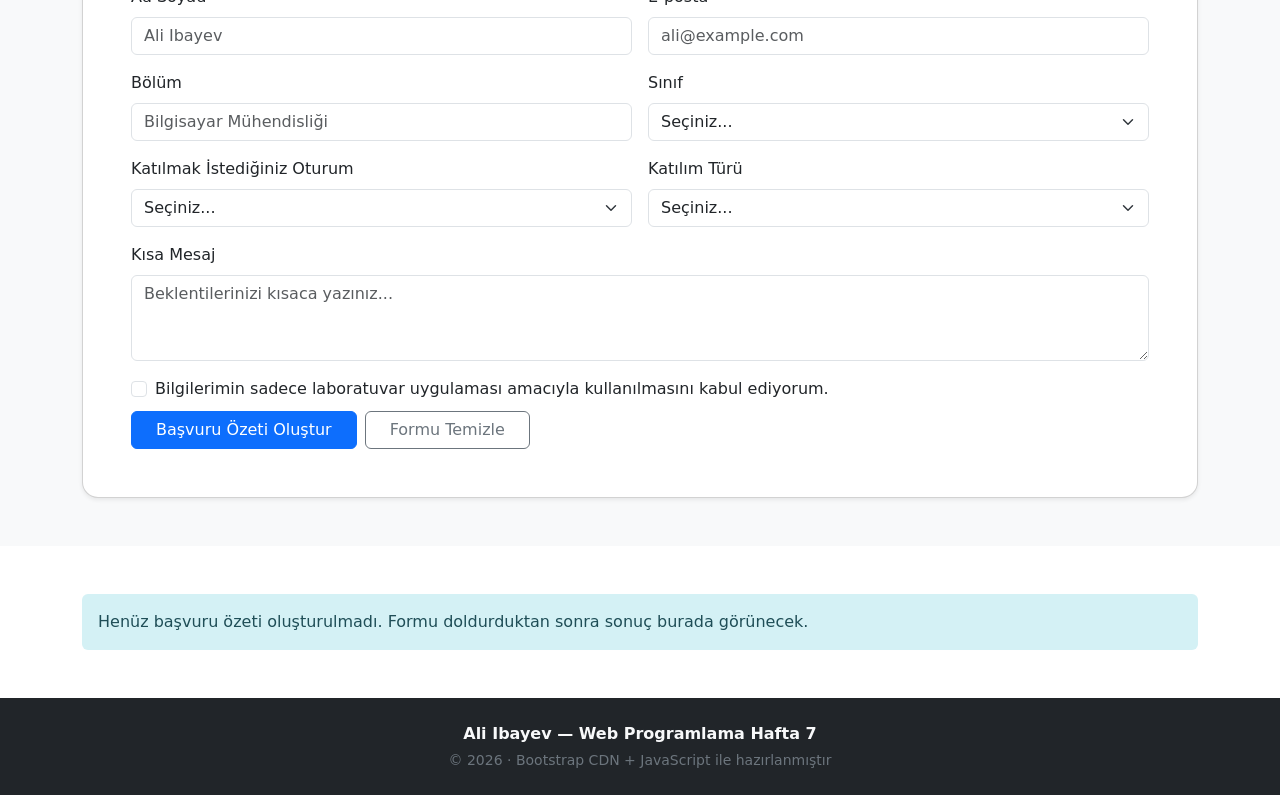
<file: hafta7.html>
<!DOCTYPE html>
<html lang="tr">
<head>
  <meta charset="UTF-8" />
  <meta name="viewport" content="width=device-width, initial-scale=1.0" />
  <title>Hafta 7 — Bootstrap + JavaScript</title>

  <!-- Bootstrap CSS (CDN, zorunlu) -->
  <link href="https://cdn.jsdelivr.net/npm/bootstrap@5.3.3/dist/css/bootstrap.min.css" rel="stylesheet" />

  <!-- Sınırlı ek CSS -->
  <link rel="stylesheet" href="styles/hafta7.css" />
</head>
<body>

  <!-- ===== NAVBAR ===== -->
  <nav class="navbar navbar-expand-lg navbar-dark bg-dark">
    <div class="container-fluid px-4">
      <a class="navbar-brand navbar-brand-strong" href="#">WP Lab</a>
      <button class="navbar-toggler" type="button" data-bs-toggle="collapse" data-bs-target="#navMenu">
        <span class="navbar-toggler-icon"></span>
      </button>
      <div class="collapse navbar-collapse justify-content-end" id="navMenu">
        <ul class="navbar-nav">
          <li class="nav-item"><a class="nav-link active" href="index.html">Ana Sayfa</a></li>
          <li class="nav-item"><a class="nav-link" href="#atolye">Atölyeler</a></li>
          <li class="nav-item"><a class="nav-link" href="#basvuru">Başvuru</a></li>
          <li class="nav-item"><a class="nav-link" href="#sonuc">Sonuç</a></li>
        </ul>
      </div>
    </div>
  </nav>

  <!-- ===== HERO ===== -->
  <section class="hero-section">
    <div class="container">
      <div class="row align-items-center g-4">
        <div class="col-lg-7">
          <span class="badge bg-primary badge-soft mb-3">Hafta 7 Laboratuvarı</span>
          <h1 class="display-5 fw-bold mb-3">Bootstrap ve JavaScript ile Etkinlik Kayıt Sayfası</h1>
          <p class="text-secondary mb-4">
            Bu sayfada Bootstrap ile responsive bir arayüz tasarlanır;
            JavaScript ile de tema değiştirme ve form verilerinden başvuru özeti
            üretme işlemleri yapılır.
          </p>
          <div class="d-flex gap-2 flex-wrap">
            <a href="#basvuru" class="btn btn-primary px-4">Başvuru Formuna Git</a>
            <button id="temaBtn" type="button" class="btn btn-outline-secondary px-4">Koyu Temaya Geç</button>
          </div>
        </div>
        <div class="col-lg-5">
          <div class="card shadow-sm rounded-4">
            <div class="card-body p-4">
              <h5 class="fw-bold mb-3">Neler Kullanıldı?</h5>
              <div class="d-flex gap-2 flex-wrap mb-3">
                <span class="badge bg-dark">Navbar</span>
                <span class="badge bg-primary">Grid</span>
                <span class="badge bg-success">Card</span>
                <span class="badge bg-warning text-dark">Form</span>
                <span class="badge bg-danger">Alert</span>
              </div>
              <div class="info-row"><span class="label">Bootstrap CDN kullanımı</span></div>
              <div class="info-row"><span class="label">Responsive sütun yapısı</span></div>
              <div class="info-row"><span class="label">JavaScript ile form verisi okuma</span></div>
              <div class="info-row"><span class="label">Tema değiştirme işlemi</span></div>
            </div>
          </div>
        </div>
      </div>
    </div>
  </section>

  <!-- ===== ATÖLYE İÇERİKLERİ — 3 KART ===== -->
  <section id="atolye" class="py-5 bg-light">
    <div class="container">
      <div class="text-center mb-5">
        <h2 class="fw-bold">Atölye İçerikleri</h2>
        <p class="text-secondary">Bootstrap bileşenlerini kullanarak tasarlanmış örnek kartlar</p>
      </div>
      <div class="row g-4">
        <div class="col-md-4">
          <div class="card h-100 shadow-sm">
            <div class="card-body">
              <span class="card-number">01</span>
              <h5 class="fw-bold">Responsive Tasarım</h5>
              <p class="text-secondary mb-3">Container, row, col yapıları ile farklı ekranlarda uyumlu görünüm oluşturulur.</p>
              <a href="#" class="btn btn-sm btn-outline-primary">Detay</a>
            </div>
          </div>
        </div>
        <div class="col-md-4">
          <div class="card h-100 shadow-sm">
            <div class="card-body">
              <span class="card-number green">02</span>
              <h5 class="fw-bold">Form Yapıları</h5>
              <p class="text-secondary mb-3">Bootstrap form-control, form-select ve form-check sınıfları kullanılır.</p>
              <a href="#" class="btn btn-sm btn-outline-success">Detay</a>
            </div>
          </div>
        </div>
        <div class="col-md-4">
          <div class="card h-100 shadow-sm">
            <div class="card-body">
              <span class="card-number yellow">03</span>
              <h5 class="fw-bold">JavaScript Etkileşimi</h5>
              <p class="text-secondary mb-3">Form gönderildiğinde özet kartı oluşturulur ve tema butonu ile sayfa görünümü değişir.</p>
              <a href="#" class="btn btn-sm btn-outline-warning">Detay</a>
            </div>
          </div>
        </div>
      </div>
    </div>
  </section>

  <!-- ===== BİLGİ KUTULARI — 2 SÜTUN ===== -->
  <section class="py-5">
    <div class="container">
      <div class="row g-4">
        <!-- Etkinlik Bilgileri -->
        <div class="col-lg-5">
          <div class="card h-100 shadow-sm">
            <div class="card-body">
              <h4 class="fw-bold mb-3">Etkinlik Bilgileri</h4>
              <div class="info-row">
                <span class="label">Tarih</span>
                <span class="badge bg-primary">12 Mayıs</span>
              </div>
              <div class="info-row">
                <span class="label">Saat</span>
                <span class="badge bg-dark">13.30</span>
              </div>
              <div class="info-row">
                <span class="label">Yer</span>
                <span class="badge bg-success">Lab 205</span>
              </div>
              <div class="info-row">
                <span class="label">Kontenjan</span>
                <span class="badge bg-dark">40 Kişi</span>
              </div>
              <div class="info-row">
                <span class="label">Konuşmacı</span>
                <span class="badge bg-info text-dark">Ali Ibayev</span>
              </div>
            </div>
          </div>
        </div>

        <!-- Neden Katılmalısınız? -->
        <div class="col-lg-7">
          <div class="card h-100 shadow-sm">
            <div class="card-body">
              <h4 class="fw-bold mb-3">Neden Katılmalısınız?</h4>
              <div class="row g-3">
                <div class="col-md-6">
                  <div class="compare-card cc-1">
                    <h5>Bootstrap pratiği</h5>
                    <p>Hazır sınıflarla kısa sürede profesyonel arayüz oluşturmayı görürsünüz.</p>
                  </div>
                </div>
                <div class="col-md-6">
                  <div class="compare-card cc-2">
                    <h5>JavaScript mantığı</h5>
                    <p>DOM erişimi, event listener ve koşullu yapı örneği uygulanır.</p>
                  </div>
                </div>
                <div class="col-md-6">
                  <div class="compare-card cc-3">
                    <h5>Gerçek senaryo</h5>
                    <p>Basit ama gerçekçi bir etkinlik kayıt sayfası geliştirilir.</p>
                  </div>
                </div>
                <div class="col-md-6">
                  <div class="compare-card cc-4">
                    <h5>GitHub Pages uyumu</h5>
                    <p>Sayfa doğrudan mevcut ana sayfadan erişilebilir şekilde hazırlanır.</p>
                  </div>
                </div>
              </div>
            </div>
          </div>
        </div>
      </div>
    </div>
  </section>

  <!-- ===== BAŞVURU FORMU ===== -->
  <section id="basvuru" class="py-5 bg-light">
    <div class="container">
      <div class="card shadow-sm rounded-4">
        <div class="card-body p-4 p-md-5 form-section">

          <div class="d-flex justify-content-between align-items-center mb-3 flex-wrap gap-2">
            <div>
              <h3 class="fw-bold mb-1">Başvuru Formu</h3>
              <p class="text-secondary mb-0">Formu doldurun, JavaScript otomatik olarak başvuru özetinizi oluştursun.</p>
            </div>
            <span class="badge bg-dark badge-soft">Bootstrap Form</span>
          </div>

          <form id="basvuruForm" novalidate>

            <div class="row g-3">
              <div class="col-md-6">
                <label class="form-label" for="adSoyad">Ad Soyad</label>
                <input type="text" id="adSoyad" class="form-control" placeholder="Ali Ibayev" />
              </div>
              <div class="col-md-6">
                <label class="form-label" for="eposta">E-posta</label>
                <input type="email" id="eposta" class="form-control" placeholder="ali@example.com" />
              </div>

              <div class="col-md-6">
                <label class="form-label" for="bolum">Bölüm</label>
                <input type="text" id="bolum" class="form-control" placeholder="Bilgisayar Mühendisliği" />
              </div>
              <div class="col-md-6">
                <label class="form-label" for="sinif">Sınıf</label>
                <select id="sinif" class="form-select">
                  <option value="">Seçiniz...</option>
                  <option value="1. Sınıf">1. Sınıf</option>
                  <option value="2. Sınıf">2. Sınıf</option>
                  <option value="3. Sınıf">3. Sınıf</option>
                  <option value="4. Sınıf">4. Sınıf</option>
                </select>
              </div>

              <div class="col-md-6">
                <label class="form-label" for="oturum">Katılmak İstediğiniz Oturum</label>
                <select id="oturum" class="form-select">
                  <option value="">Seçiniz...</option>
                  <option value="Bootstrap + JS Projesi">Bootstrap + JS Projesi</option>
                  <option value="Fintech Atölyesi">Fintech Atölyesi</option>
                  <option value="JavaScript Temelleri">JavaScript Temelleri</option>
                  <option value="Responsive Tasarım">Responsive Tasarım</option>
                </select>
              </div>
              <div class="col-md-6">
                <label class="form-label" for="tur">Katılım Türü</label>
                <select id="tur" class="form-select">
                  <option value="">Seçiniz...</option>
                  <option value="Yüz yüze">Yüz yüze</option>
                  <option value="Online">Online</option>
                  <option value="Hibrit">Hibrit</option>
                </select>
              </div>

              <div class="col-12">
                <label class="form-label" for="mesaj">Kısa Mesaj</label>
                <textarea id="mesaj" class="form-control" rows="3" placeholder="Beklentilerinizi kısaca yazınız..."></textarea>
              </div>

              <div class="col-12">
                <div class="form-check">
                  <input class="form-check-input" type="checkbox" id="onay" />
                  <label class="form-check-label" for="onay">
                    Bilgilerimin sadece laboratuvar uygulaması amacıyla kullanılmasını kabul ediyorum.
                  </label>
                </div>
              </div>

              <div class="col-12 d-flex gap-2 mt-2">
                <button type="submit" class="btn btn-primary px-4">Başvuru Özeti Oluştur</button>
                <button type="button" id="temizleBtn" class="btn btn-outline-secondary px-4">Formu Temizle</button>
              </div>
            </div>

          </form>

        </div>
      </div>
    </div>
  </section>

  <!-- ===== SONUÇ ALANI ===== -->
  <section id="sonuc" class="py-5">
    <div class="container">
      <div id="sonucAlani">
        <div class="alert placeholder-alert mb-0">Henüz başvuru özeti oluşturulmadı. Formu doldurduktan sonra sonuç burada görünecek.</div>
      </div>
    </div>
  </section>

  <!-- ===== FOOTER ===== -->
  <footer class="py-4 bg-dark text-light text-center">
    <div class="container">
      <p class="mb-1 fw-bold">Ali Ibayev — Web Programlama Hafta 7</p>
      <p class="mb-0 small text-secondary">© 2026 · Bootstrap CDN + JavaScript ile hazırlanmıştır</p>
    </div>
  </footer>

  <!-- Bootstrap JS Bundle (CDN, zorunlu) -->
  <script src="https://cdn.jsdelivr.net/npm/bootstrap@5.3.3/dist/js/bootstrap.bundle.min.js"></script>
  <script src="scripts/hafta7.js"></script>
</body>
</html>
</file>
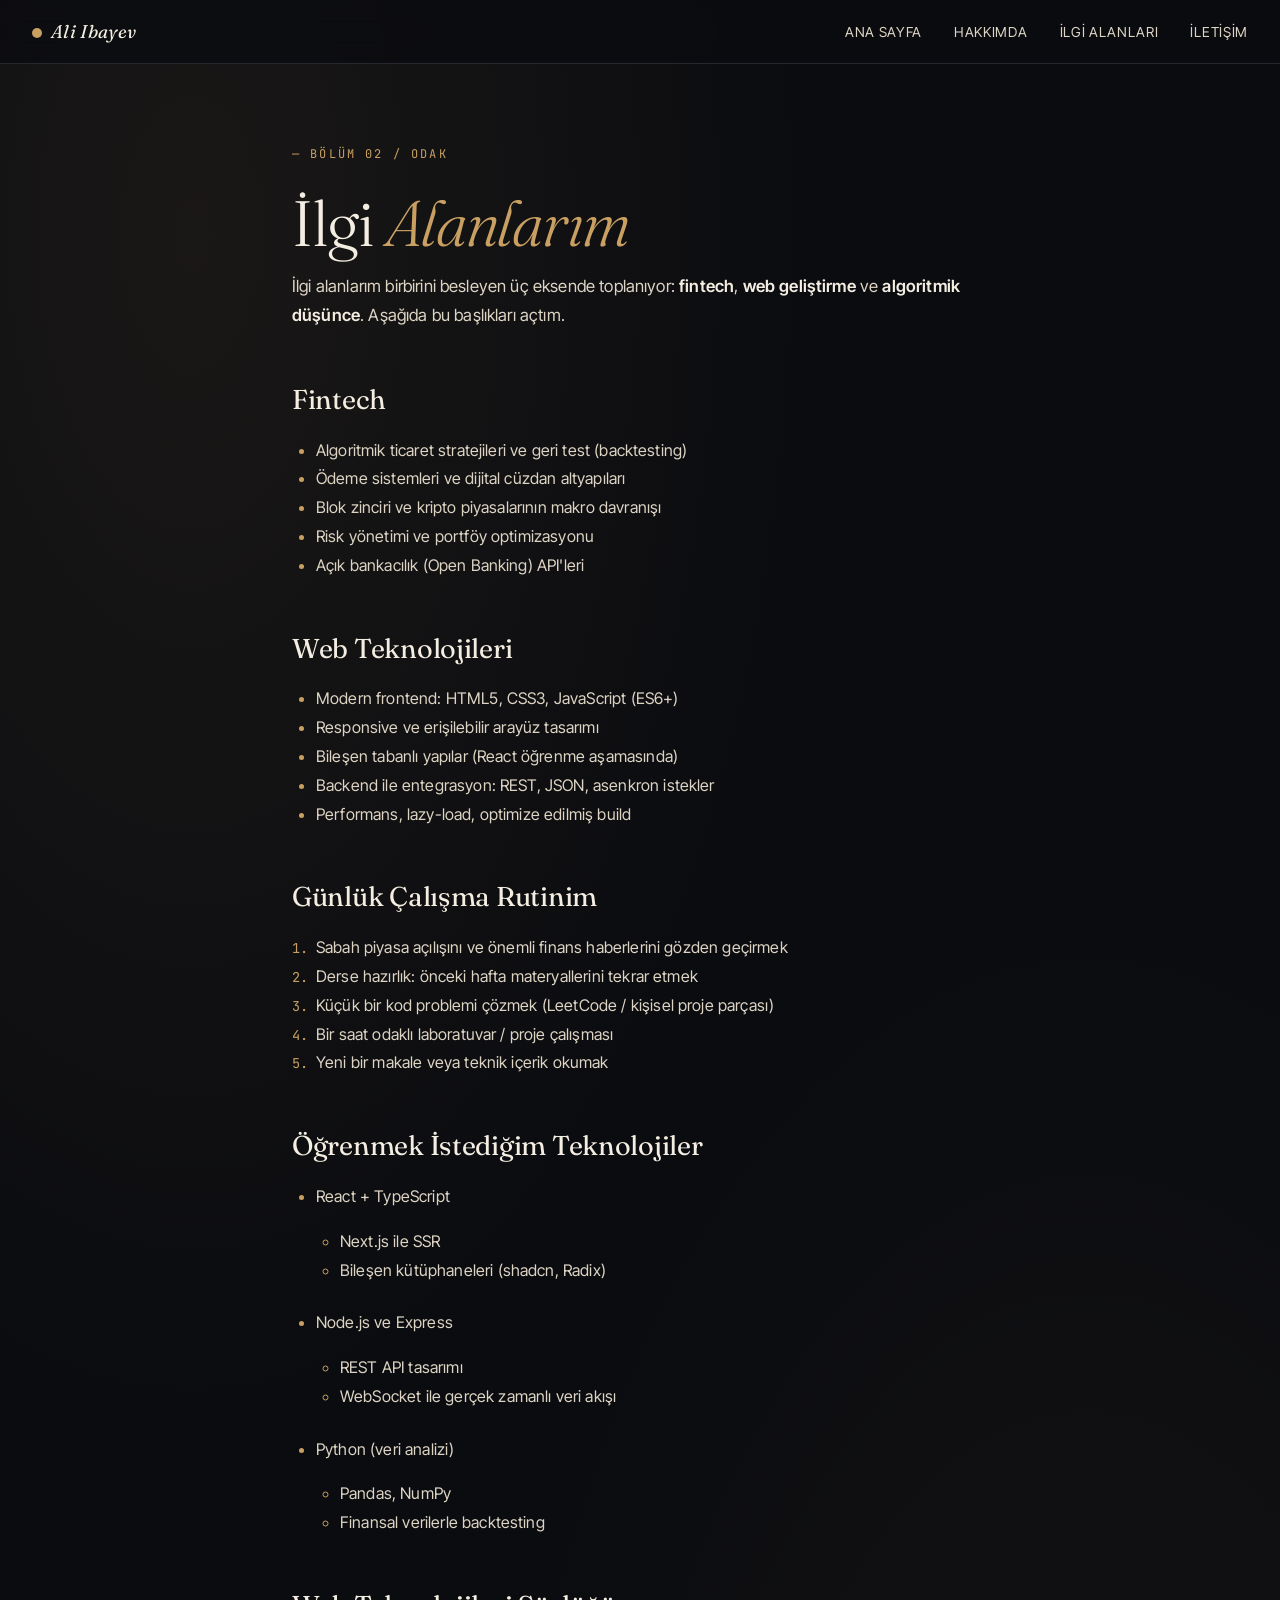
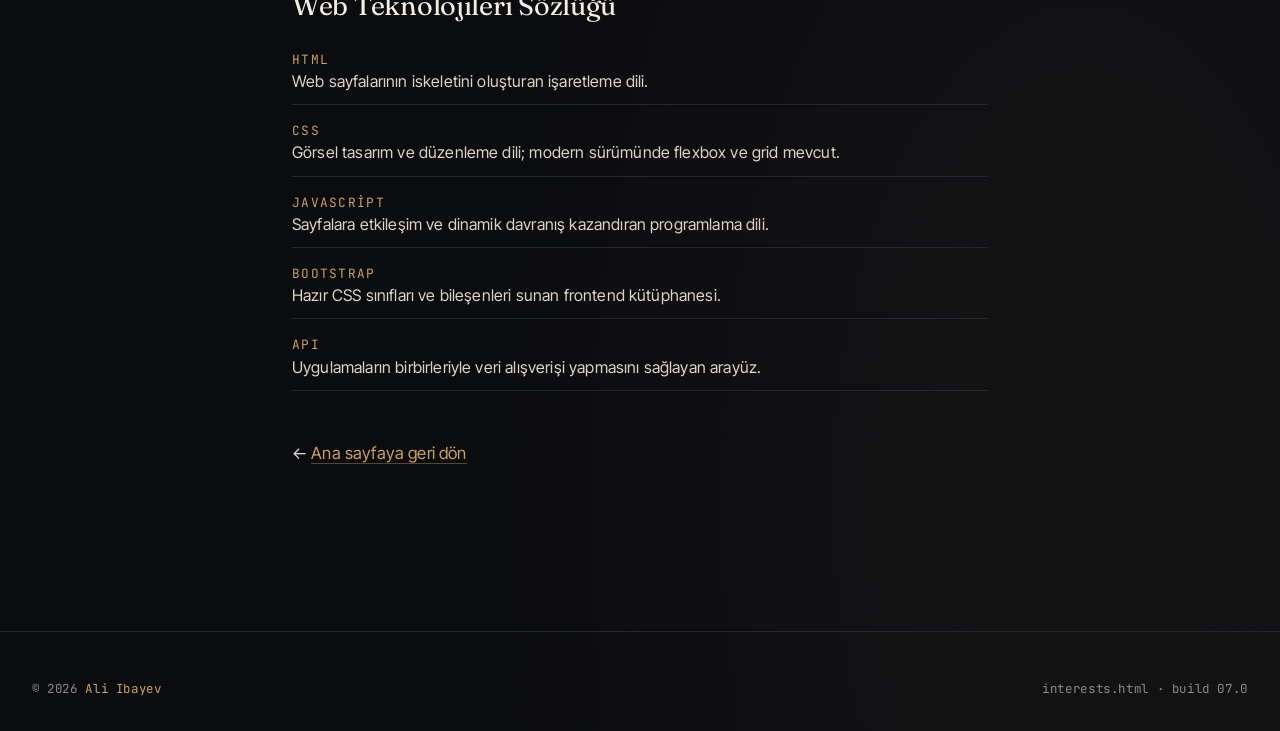
<file: interests.html>
<!DOCTYPE html>
<html lang="tr">
<head>
  <meta charset="UTF-8" />
  <meta name="viewport" content="width=device-width, initial-scale=1.0" />
  <title>İlgi Alanları — Ali Ibayev</title>
  <link rel="preconnect" href="https://fonts.googleapis.com" />
  <link rel="preconnect" href="https://fonts.gstatic.com" crossorigin />
  <link href="https://fonts.googleapis.com/css2?family=Fraunces:ital,opsz,wght@0,9..144,300;0,9..144,400;0,9..144,500;1,9..144,300;1,9..144,400&family=Inter+Tight:wght@300;400;500;600&family=JetBrains+Mono:wght@400;500&display=swap" rel="stylesheet" />
  <link rel="stylesheet" href="styles/main.css" />
</head>
<body>
  <header class="site-nav">
    <div class="nav-inner">
      <a href="index.html" class="brand"><span class="brand-mark"></span>Ali Ibayev</a>
      <nav>
        <ul class="nav-links">
          <li><a href="index.html">Ana Sayfa</a></li>
          <li><a href="about.html">Hakkımda</a></li>
          <li><a href="interests.html">İlgi Alanları</a></li>
          <li><a href="contact.html">İletişim</a></li>
        </ul>
      </nav>
    </div>
  </header>

  <article class="article">
    <p class="kicker reveal reveal-1">— Bölüm 02 / Odak</p>
    <h1 class="reveal reveal-2">İlgi <em>Alanlarım</em></h1>

    <p class="reveal reveal-3">
      İlgi alanlarım birbirini besleyen üç eksende toplanıyor: <strong>fintech</strong>,
      <strong>web geliştirme</strong> ve <strong>algoritmik düşünce</strong>. Aşağıda bu
      başlıkları açtım.
    </p>

    <h2>Fintech</h2>
    <ul>
      <li>Algoritmik ticaret stratejileri ve geri test (backtesting)</li>
      <li>Ödeme sistemleri ve dijital cüzdan altyapıları</li>
      <li>Blok zinciri ve kripto piyasalarının makro davranışı</li>
      <li>Risk yönetimi ve portföy optimizasyonu</li>
      <li>Açık bankacılık (Open Banking) API'leri</li>
    </ul>

    <h2>Web Teknolojileri</h2>
    <ul>
      <li>Modern frontend: HTML5, CSS3, JavaScript (ES6+)</li>
      <li>Responsive ve erişilebilir arayüz tasarımı</li>
      <li>Bileşen tabanlı yapılar (React öğrenme aşamasında)</li>
      <li>Backend ile entegrasyon: REST, JSON, asenkron istekler</li>
      <li>Performans, lazy-load, optimize edilmiş build</li>
    </ul>

    <h2>Günlük Çalışma Rutinim</h2>
    <ol>
      <li>Sabah piyasa açılışını ve önemli finans haberlerini gözden geçirmek</li>
      <li>Derse hazırlık: önceki hafta materyallerini tekrar etmek</li>
      <li>Küçük bir kod problemi çözmek (LeetCode / kişisel proje parçası)</li>
      <li>Bir saat odaklı laboratuvar / proje çalışması</li>
      <li>Yeni bir makale veya teknik içerik okumak</li>
    </ol>

    <h2>Öğrenmek İstediğim Teknolojiler</h2>
    <ul>
      <li>React + TypeScript
        <ul>
          <li>Next.js ile SSR</li>
          <li>Bileşen kütüphaneleri (shadcn, Radix)</li>
        </ul>
      </li>
      <li>Node.js ve Express
        <ul>
          <li>REST API tasarımı</li>
          <li>WebSocket ile gerçek zamanlı veri akışı</li>
        </ul>
      </li>
      <li>Python (veri analizi)
        <ul>
          <li>Pandas, NumPy</li>
          <li>Finansal verilerle backtesting</li>
        </ul>
      </li>
    </ul>

    <h2>Web Teknolojileri Sözlüğü</h2>
    <dl>
      <dt>HTML</dt>
      <dd>Web sayfalarının iskeletini oluşturan işaretleme dili.</dd>
      <dt>CSS</dt>
      <dd>Görsel tasarım ve düzenleme dili; modern sürümünde flexbox ve grid mevcut.</dd>
      <dt>JavaScript</dt>
      <dd>Sayfalara etkileşim ve dinamik davranış kazandıran programlama dili.</dd>
      <dt>Bootstrap</dt>
      <dd>Hazır CSS sınıfları ve bileşenleri sunan frontend kütüphanesi.</dd>
      <dt>API</dt>
      <dd>Uygulamaların birbirleriyle veri alışverişi yapmasını sağlayan arayüz.</dd>
    </dl>

    <p style="margin-top:3rem;">
      ← <a href="index.html">Ana sayfaya geri dön</a>
    </p>
  </article>

  <footer class="site-footer">
    <div class="footer-inner">
      <span class="copy">© 2026 <em>Ali Ibayev</em></span>
      <span class="copy">interests.html · build 07.0</span>
    </div>
  </footer>

</body>
</html>
</file>
<file: styles/main.css>
/* =========================================================
   Ali Ibayev — Portfolio main stylesheet
   Editorial / fintech aesthetic — ink + cream + warm amber
   ========================================================= */

:root {
  --ink: #0b0c10;
  --ink-soft: #14161d;
  --line: #25272f;
  --paper: #f4ede1;
  --paper-dim: #ddd4c4;
  --mute: #8a8a8a;
  --accent: #c9a062;
  --accent-soft: #e0c590;
  --green: #6fae6a;
  --red: #c46b5a;
  --radius: 4px;
  --serif: "Fraunces", "Times New Roman", serif;
  --sans: "Inter Tight", "Helvetica Neue", system-ui, sans-serif;
  --mono: "JetBrains Mono", "Courier New", monospace;
}

* { box-sizing: border-box; margin: 0; padding: 0; }

html { scroll-behavior: smooth; }

body {
  background: var(--ink);
  color: var(--paper);
  font-family: var(--sans);
  font-size: 16px;
  line-height: 1.5;
  letter-spacing: 0.01em;
  min-height: 100vh;
  overflow-x: hidden;
  background-image:
    radial-gradient(at 15% 10%, rgba(201,160,98,0.08), transparent 40%),
    radial-gradient(at 85% 90%, rgba(201,160,98,0.05), transparent 40%);
}

/* ---------- Top ticker (fintech nod) ---------- */
.ticker {
  position: fixed;
  top: 0; left: 0; right: 0;
  z-index: 100;
  background: var(--ink);
  border-bottom: 1px solid var(--line);
  font-family: var(--mono);
  font-size: 11px;
  letter-spacing: 0.08em;
  overflow: hidden;
  height: 32px;
  display: flex;
  align-items: center;
}
.ticker-track {
  display: inline-flex;
  white-space: nowrap;
  animation: tickerScroll 60s linear infinite;
  padding-left: 100%;
}
.ticker-item {
  display: inline-flex;
  align-items: center;
  gap: 0.6rem;
  padding: 0 1.6rem;
  color: var(--paper-dim);
}
.ticker-item .sym { color: var(--accent); font-weight: 600; }
.ticker-item .up { color: var(--green); }
.ticker-item .dn { color: var(--red); }
.ticker-item .dot {
  width: 4px; height: 4px;
  background: var(--mute);
  border-radius: 50%;
}
@keyframes tickerScroll {
  from { transform: translateX(0); }
  to   { transform: translateX(-50%); }
}

/* ---------- Navigation ---------- */
.site-nav {
  position: sticky;
  top: 0;
  z-index: 90;
  background: rgba(11,12,16,0.85);
  backdrop-filter: blur(12px);
  -webkit-backdrop-filter: blur(12px);
  border-bottom: 1px solid var(--line);
}
.site-nav .nav-inner {
  max-width: 1280px;
  margin: 0 auto;
  padding: 1.1rem 2rem;
  display: flex;
  align-items: center;
  justify-content: space-between;
}
.brand {
  font-family: var(--serif);
  font-size: 1.15rem;
  font-style: italic;
  font-weight: 400;
  letter-spacing: 0.02em;
  color: var(--paper);
  text-decoration: none;
}
.brand .brand-mark {
  display: inline-block;
  width: 10px; height: 10px;
  background: var(--accent);
  border-radius: 50%;
  margin-right: 0.55rem;
  vertical-align: middle;
}
.nav-links {
  list-style: none;
  display: flex;
  gap: 2rem;
}
.nav-links a {
  color: var(--paper-dim);
  text-decoration: none;
  font-size: 0.86rem;
  letter-spacing: 0.05em;
  text-transform: uppercase;
  transition: color 0.2s ease;
  position: relative;
}
.nav-links a:hover { color: var(--accent); }
.nav-links a::after {
  content: "";
  position: absolute;
  left: 0; bottom: -4px;
  height: 1px;
  width: 0;
  background: var(--accent);
  transition: width 0.25s ease;
}
.nav-links a:hover::after { width: 100%; }

/* ---------- Hero ---------- */
.hero {
  max-width: 1280px;
  margin: 0 auto;
  padding: 6rem 2rem 4rem;
  display: grid;
  grid-template-columns: 1.3fr 1fr;
  gap: 4rem;
  align-items: center;
  position: relative;
}
.hero-meta {
  font-family: var(--mono);
  font-size: 0.72rem;
  text-transform: uppercase;
  letter-spacing: 0.18em;
  color: var(--mute);
  margin-bottom: 2rem;
  display: flex;
  align-items: center;
  gap: 0.7rem;
}
.hero-meta::before {
  content: "";
  display: block;
  width: 28px; height: 1px;
  background: var(--accent);
}
.hero h1 {
  font-family: var(--serif);
  font-weight: 300;
  font-size: clamp(3rem, 8vw, 6.6rem);
  line-height: 0.95;
  letter-spacing: -0.02em;
  margin-bottom: 1.6rem;
}
.hero h1 em {
  font-style: italic;
  color: var(--accent);
  font-weight: 300;
}
/* Sade başlık: sans-serif, normal weight */
.hero h1.hero-title-plain {
  font-family: var(--sans);
  font-weight: 500;
  font-style: normal;
  font-size: clamp(2.2rem, 5vw, 3.6rem);
  line-height: 1.1;
  letter-spacing: -0.01em;
  color: var(--paper);
}
.hero p.lead {
  font-size: 1.1rem;
  color: var(--paper-dim);
  max-width: 38ch;
  line-height: 1.6;
  margin-bottom: 2.2rem;
}
.hero-cta {
  display: flex;
  gap: 1rem;
  align-items: center;
}
.btn {
  display: inline-flex;
  align-items: center;
  gap: 0.6rem;
  padding: 0.85rem 1.6rem;
  font-family: var(--sans);
  font-size: 0.85rem;
  letter-spacing: 0.05em;
  text-transform: uppercase;
  text-decoration: none;
  border: 1px solid var(--line);
  color: var(--paper);
  background: transparent;
  cursor: pointer;
  transition: all 0.25s ease;
}
.btn:hover { border-color: var(--accent); color: var(--accent); }
.btn-primary {
  background: var(--accent);
  color: var(--ink);
  border-color: var(--accent);
  font-weight: 600;
}
.btn-primary:hover {
  background: var(--accent-soft);
  border-color: var(--accent-soft);
  color: var(--ink);
}
.btn .arrow { transition: transform 0.25s ease; }
.btn:hover .arrow { transform: translateX(4px); }

/* ---------- Profile photo ---------- */
.hero-photo {
  position: relative;
  aspect-ratio: 3 / 4;
  max-width: 300px;
  width: 100%;
  justify-self: end;
  overflow: hidden;
  border: 1px solid var(--line);
  background: var(--ink-soft);
}
.hero-photo img {
  width: 100%;
  height: 100%;
  object-fit: cover;
  filter: grayscale(20%) contrast(1.05);
  transition: filter 0.6s ease, transform 0.8s ease;
}
.hero-photo:hover img {
  filter: grayscale(0%) contrast(1.1);
  transform: scale(1.03);
}
.photo-tag {
  position: absolute;
  bottom: 1.2rem;
  left: 1.2rem;
  background: var(--ink);
  border: 1px solid var(--accent);
  padding: 0.45rem 0.8rem;
  font-family: var(--mono);
  font-size: 0.7rem;
  letter-spacing: 0.15em;
  text-transform: uppercase;
  color: var(--accent);
}
.photo-tag-tr {
  position: absolute;
  top: 1.2rem;
  right: 1.2rem;
  background: rgba(11,12,16,0.85);
  padding: 0.4rem 0.7rem;
  font-family: var(--mono);
  font-size: 0.65rem;
  letter-spacing: 0.12em;
  color: var(--paper-dim);
}

/* ---------- Section heading ---------- */
.section {
  max-width: 1280px;
  margin: 0 auto;
  padding: 5rem 2rem;
  border-top: 1px solid var(--line);
}
.section-head {
  display: flex;
  align-items: baseline;
  justify-content: space-between;
  margin-bottom: 3rem;
  gap: 2rem;
  flex-wrap: wrap;
}
.section-head .label {
  font-family: var(--mono);
  font-size: 0.72rem;
  letter-spacing: 0.18em;
  text-transform: uppercase;
  color: var(--mute);
}
.section-head h2 {
  font-family: var(--serif);
  font-weight: 300;
  font-size: clamp(2rem, 5vw, 3.4rem);
  line-height: 1;
  letter-spacing: -0.01em;
  flex: 1;
  min-width: 280px;
}
.section-head h2 em {
  font-style: italic;
  color: var(--accent);
}

/* ---------- Labs grid ---------- */
.labs {
  display: grid;
  grid-template-columns: repeat(auto-fill, minmax(280px, 1fr));
  gap: 0;
  border-left: 1px solid var(--line);
  border-top: 1px solid var(--line);
}
.lab-card {
  border-right: 1px solid var(--line);
  border-bottom: 1px solid var(--line);
  padding: 2rem 1.8rem 1.8rem;
  text-decoration: none;
  color: var(--paper);
  position: relative;
  background: var(--ink);
  transition: background 0.25s ease;
  display: flex;
  flex-direction: column;
  min-height: 230px;
}
.lab-card:hover {
  background: var(--ink-soft);
}
.lab-card .num {
  font-family: var(--mono);
  font-size: 0.7rem;
  color: var(--accent);
  letter-spacing: 0.15em;
  margin-bottom: 1.2rem;
}
.lab-card h3 {
  font-family: var(--serif);
  font-weight: 400;
  font-size: 1.45rem;
  letter-spacing: -0.01em;
  margin-bottom: 0.5rem;
  line-height: 1.15;
}
.lab-card .sub {
  font-size: 0.85rem;
  color: var(--mute);
  margin-bottom: auto;
}
.lab-card .tags {
  display: flex;
  flex-wrap: wrap;
  gap: 0.4rem;
  margin-top: 1.5rem;
}
.lab-card .tag {
  font-family: var(--mono);
  font-size: 0.65rem;
  text-transform: uppercase;
  letter-spacing: 0.1em;
  padding: 0.25rem 0.55rem;
  border: 1px solid var(--line);
  color: var(--paper-dim);
}
.lab-card .arrow-icon {
  position: absolute;
  top: 1.8rem;
  right: 1.8rem;
  width: 18px; height: 18px;
  display: flex;
  align-items: center;
  justify-content: center;
  color: var(--mute);
  transition: color 0.25s ease, transform 0.25s ease;
}
.lab-card:hover .arrow-icon {
  color: var(--accent);
  transform: translate(3px, -3px);
}

/* ---------- About / quick info row ---------- */
.info-grid {
  display: grid;
  grid-template-columns: repeat(auto-fit, minmax(220px, 1fr));
  border: 1px solid var(--line);
  border-bottom: none;
}
.info-cell {
  padding: 1.6rem 1.4rem;
  border-bottom: 1px solid var(--line);
  border-right: 1px solid var(--line);
}
.info-cell:last-child { border-right: none; }
.info-cell .k {
  font-family: var(--mono);
  font-size: 0.7rem;
  letter-spacing: 0.15em;
  text-transform: uppercase;
  color: var(--mute);
  margin-bottom: 0.5rem;
}
.info-cell .v {
  font-family: var(--serif);
  font-size: 1.15rem;
  color: var(--paper);
}

/* ---------- Article-style content (about / interests / contact) ---------- */
.article {
  max-width: 760px;
  margin: 0 auto;
  padding: 5rem 2rem;
}
.article h1 {
  font-family: var(--serif);
  font-weight: 300;
  font-size: clamp(2.4rem, 6vw, 4rem);
  line-height: 1.05;
  letter-spacing: -0.02em;
  margin-bottom: 1rem;
}
.article h1 em { font-style: italic; color: var(--accent); }
.article .kicker {
  font-family: var(--mono);
  font-size: 0.75rem;
  letter-spacing: 0.18em;
  text-transform: uppercase;
  color: var(--accent);
  margin-bottom: 1.5rem;
}
.article h2 {
  font-family: var(--serif);
  font-weight: 400;
  font-size: 1.7rem;
  margin: 3rem 0 1rem;
  letter-spacing: -0.01em;
}
.article p {
  font-size: 1.05rem;
  line-height: 1.75;
  color: var(--paper-dim);
  margin-bottom: 1.2rem;
}
.article strong { color: var(--paper); font-weight: 600; }
.article em { color: var(--accent-soft); font-style: italic; }
.article a { color: var(--accent); text-decoration: none; border-bottom: 1px solid rgba(201,160,98,0.4); }
.article a:hover { border-bottom-color: var(--accent); }
.article blockquote {
  border-left: 2px solid var(--accent);
  padding: 1rem 1.5rem;
  margin: 2rem 0;
  font-family: var(--serif);
  font-style: italic;
  font-size: 1.25rem;
  color: var(--paper);
  background: var(--ink-soft);
}
.article ul, .article ol {
  margin: 1rem 0 1.5rem 1.5rem;
  color: var(--paper-dim);
  line-height: 1.8;
}
.article ul li::marker { color: var(--accent); }
.article ol li::marker { color: var(--accent); font-family: var(--mono); font-size: 0.85rem; }
.article dl { margin: 1.5rem 0; }
.article dt {
  font-family: var(--mono);
  font-size: 0.8rem;
  letter-spacing: 0.1em;
  text-transform: uppercase;
  color: var(--accent);
  margin-top: 1rem;
}
.article dd {
  margin-left: 0;
  padding-bottom: 0.7rem;
  border-bottom: 1px solid var(--line);
  color: var(--paper-dim);
}

/* ---------- Timeline ---------- */
.timeline {
  list-style: none;
  margin: 2rem 0;
  padding: 0;
  border-left: 1px solid var(--line);
}
.timeline li {
  padding: 1rem 0 1rem 2rem;
  position: relative;
}
.timeline li::before {
  content: "";
  position: absolute;
  left: -5px; top: 1.5rem;
  width: 9px; height: 9px;
  background: var(--accent);
  border-radius: 50%;
}
.timeline .year {
  font-family: var(--mono);
  font-size: 0.75rem;
  color: var(--accent);
  letter-spacing: 0.1em;
  display: block;
  margin-bottom: 0.3rem;
}

/* ---------- Contact list ---------- */
.contact-list {
  list-style: none;
  margin: 2rem 0;
  padding: 0;
}
.contact-list li {
  padding: 1.1rem 0;
  border-bottom: 1px solid var(--line);
  display: flex;
  align-items: center;
  justify-content: space-between;
  gap: 1rem;
}
.contact-list .k {
  font-family: var(--mono);
  font-size: 0.75rem;
  letter-spacing: 0.12em;
  text-transform: uppercase;
  color: var(--mute);
}
.contact-list .v { color: var(--paper); }
.contact-list a { color: var(--accent); text-decoration: none; }

/* ---------- Footer ---------- */
.site-footer {
  border-top: 1px solid var(--line);
  padding: 3rem 2rem 2rem;
  margin-top: 4rem;
}
.footer-inner {
  max-width: 1280px;
  margin: 0 auto;
  display: flex;
  align-items: center;
  justify-content: space-between;
  flex-wrap: wrap;
  gap: 1rem;
}
.footer-inner .copy {
  font-family: var(--mono);
  font-size: 0.78rem;
  color: var(--mute);
  letter-spacing: 0.05em;
}
.footer-inner .copy em { color: var(--accent); font-style: normal; }

/* ---------- Reveal on load ---------- */
.reveal {
  opacity: 0;
  transform: translateY(20px);
  animation: revealUp 0.9s ease forwards;
}
.reveal-1 { animation-delay: 0.05s; }
.reveal-2 { animation-delay: 0.18s; }
.reveal-3 { animation-delay: 0.32s; }
.reveal-4 { animation-delay: 0.46s; }
@keyframes revealUp {
  to { opacity: 1; transform: translateY(0); }
}

/* ---------- Responsive ---------- */
@media (max-width: 880px) {
  .hero { grid-template-columns: 1fr; gap: 2.5rem; padding-top: 4rem; }
  .hero-photo { max-width: 360px; }
  .site-nav .nav-inner { padding: 1rem; }
  .nav-links { gap: 1.2rem; }
  .section, .article { padding: 3.5rem 1.2rem; }
  .hero { padding-left: 1.2rem; padding-right: 1.2rem; }
}
@media (max-width: 600px) {
  .nav-links a { font-size: 0.75rem; }
  .brand { font-size: 1rem; }
}
</file>
<file: styles/hafta2.css>
/* ==========================================================
   Hafta 2 — HTML/CSS Uygulaması
   Sadece HTML5 + CSS3, framework yok.
   Zorunlu: 2+ hiyerarşik seçici, 1+ grup seçici
   ========================================================== */

* {
  margin: 0;
  padding: 0;
  box-sizing: border-box;
}

body {
  font-family: Georgia, "Times New Roman", serif;
  background: #ecedf1;
  color: #1c1f26;
  padding: 40px 20px;
  min-height: 100vh;
}

/* GROUP selector — applies to h1, h2 and p together */
h1, h2, p {
  font-family: Georgia, "Times New Roman", serif;
}

.wrapper {
  max-width: 900px;
  margin: 0 auto;
  background: #f4f5f8;
  padding: 30px 35px;
  border-radius: 6px;
  box-shadow: 0 8px 30px rgba(15, 20, 40, 0.06);
}

/* ---- Menu (yatay) ----
   ul > li > a yapısı, display:inline-block ile yatay */
nav {
  display: flex;
  justify-content: space-between;
  align-items: center;
  margin-bottom: 25px;
  padding-bottom: 18px;
  border-bottom: 1px solid #d8dae0;
}

nav .title {
  font-size: 1.15rem;
  font-weight: 600;
  color: #1c1f26;
}

nav ul {
  list-style: none;
}

nav ul li {
  display: inline-block;
  margin-left: 4px;
}

/* HIERARCHICAL selector #1 — nav a */
nav a {
  display: inline-block;
  padding: 7px 14px;
  text-decoration: none;
  color: #4a4f5c;
  font-family: Arial, Helvetica, sans-serif;
  font-size: 0.92rem;
  border-radius: 4px;
  transition: background 0.2s ease, color 0.2s ease;
}

/* Hover efekti */
nav a:hover {
  background: #2c5cff;
  color: #ffffff;
}

nav a.active {
  background: #2c5cff;
  color: #ffffff;
}

/* ---- Header ---- */
header {
  margin-bottom: 25px;
}

header h1 {
  font-size: 1.55rem;
  color: #14182a;
  margin-bottom: 8px;
}

header p {
  font-family: Arial, Helvetica, sans-serif;
  font-size: 0.92rem;
  line-height: 1.55;
  color: #4a4f5c;
  text-align: left;
}

header p .hi {
  color: #2c5cff;
}

/* ---- İki sütunlu içerik ----
   display:inline-block ile yan yana */
main {
  display: flex;
  gap: 18px;
  flex-wrap: wrap;
}

.content,
.aside {
  flex: 1 1 280px;
  padding: 20px 22px;
  border-radius: 5px;
  border: 1px solid #d8dae0;
}

.content {
  background: #fbf6e7;
}

.aside {
  background: #e9f1f7;
}

/* HIERARCHICAL selector #2 — .content p */
.content h2,
.aside h2 {
  font-size: 1.15rem;
  margin-bottom: 12px;
  color: #14182a;
}

.content p {
  font-family: Arial, Helvetica, sans-serif;
  font-size: 0.92rem;
  color: #3a3f4d;
  line-height: 1.7;
  text-align: justify;
  margin-bottom: 12px;
}

/* HIERARCHICAL selector #3 — .aside p */
.aside p {
  font-family: Arial, Helvetica, sans-serif;
  font-size: 0.92rem;
  color: #2a3f5c;
  line-height: 1.7;
  text-align: left;
  margin-bottom: 12px;
}

/* ---- Footer ---- */
footer {
  margin-top: 25px;
  padding-top: 18px;
  border-top: 1px solid #d8dae0;
  text-align: center;
}

footer p {
  font-family: Arial, Helvetica, sans-serif;
  font-size: 0.85rem;
  color: #6a6f7e;
}

/* Geri dön linki */
.back {
  display: inline-block;
  margin-top: 20px;
  font-family: Arial, Helvetica, sans-serif;
  font-size: 0.88rem;
  color: #2c5cff;
  text-decoration: none;
}

.back:hover {
  text-decoration: underline;
}

/* Responsive */
@media (max-width: 600px) {
  nav { flex-direction: column; align-items: flex-start; gap: 10px; }
  nav ul li { margin-left: 0; margin-right: 4px; }
  .wrapper { padding: 20px; }
}
</file>
<file: styles/hafta3.css>
/* ==========================================================
   Hafta 3 — Detaylı İletişim Formu
   Box model: width, margin, padding, border, border-radius
   ========================================================== */

* { box-sizing: border-box; }

body {
  margin: 0;
  font-family: "Segoe UI", Tahoma, Verdana, Arial, sans-serif;
  background: #eef0f4;
  color: #1f2530;
  padding: 40px 20px;
  min-height: 100vh;
}

/* Üst başlık - CV özet alanı (basit) */
.cv-summary {
  max-width: 600px;
  margin: 0 auto 30px;
  text-align: center;
  color: #2f3645;
}

.cv-summary h1 {
  font-size: 1.7rem;
  margin: 0 0 6px;
  color: #14182a;
}

.cv-summary p {
  margin: 0;
  color: #5a6172;
  font-size: 0.95rem;
}

.back-link {
  display: inline-block;
  margin: 0 auto 20px;
  font-size: 0.88rem;
  color: #2c5cff;
  text-decoration: none;
}
.back-link:hover { text-decoration: underline; }

/* Ana konteyner (box-model demo) */
.contact-container {
  width: 100%;
  max-width: 600px;
  margin: 0 auto;          /* sayfayı ortala */
  padding: 35px 38px;       /* iç boşluk */
  border: 1px solid #d6dae3;
  border-radius: 10px;
  background: #ffffff;
  box-shadow: 0 6px 25px rgba(15, 20, 40, 0.05);
}

.contact-container h2 {
  text-align: center;
  font-size: 1.45rem;
  color: #14182a;
  margin: 0 0 25px;
}

/* Etiketler */
.contact-container label {
  display: block;
  font-weight: 600;
  font-size: 0.92rem;
  color: #2f3645;
  margin-bottom: 8px;
}

/* Çoklu seçici — input, select, textarea */
.contact-container input[type="text"],
.contact-container input[type="email"],
.contact-container input[type="password"],
.contact-container input[type="file"],
.contact-container select,
.contact-container textarea {
  width: 100%;             /* tüm alanı kapla */
  padding: 11px 14px;       /* ferah iç boşluk */
  margin-bottom: 16px;      /* alttaki ile boşluk */
  border: 1px solid #cdd2dc;
  border-radius: 6px;
  font-family: inherit;
  font-size: 0.95rem;
  color: #1f2530;
  background: #ffffff;
  transition: border-color 0.2s ease, box-shadow 0.2s ease;
}

.contact-container input:focus,
.contact-container select:focus,
.contact-container textarea:focus {
  outline: none;
  border-color: #2c5cff;
  box-shadow: 0 0 0 3px rgba(44, 92, 255, 0.12);
}

.contact-container textarea {
  resize: vertical;
  min-height: 110px;
}

/* Radio ve checkbox alanları */
.choice-group {
  background: #f3f5f9;
  padding: 14px 16px;
  border-radius: 6px;
  margin-bottom: 16px;
}

.choice-group label {
  font-weight: 400;
  display: block;
  margin: 4px 0;
  font-size: 0.92rem;
  cursor: pointer;
  color: #2f3645;
}

.choice-group input {
  margin-right: 8px;
  vertical-align: middle;
}

/* Hint */
.hint {
  font-size: 0.8rem;
  color: #8a909e;
  margin: -10px 0 16px;
}

/* Buton grubu */
.btn-row {
  display: flex;
  gap: 12px;
  margin-top: 10px;
}

.btn-row button {
  flex: 1;
  padding: 13px 22px;
  font-family: inherit;
  font-size: 0.98rem;
  font-weight: 600;
  border: none;
  border-radius: 6px;
  cursor: pointer;
  color: #ffffff;
  transition: transform 0.15s ease, box-shadow 0.2s ease, background 0.2s ease;
}

.btn-submit {
  background: #2c5cff;
}

.btn-submit:hover {
  background: #1746e6;
  box-shadow: 0 6px 18px rgba(44, 92, 255, 0.3);
}

.btn-reset {
  background: #d83a4a;
}

.btn-reset:hover {
  background: #b8232f;
  box-shadow: 0 6px 18px rgba(216, 58, 74, 0.3);
}

.btn-row button:active {
  transform: translateY(1px);
}

/* Responsive */
@media (max-width: 560px) {
  .contact-container { padding: 24px 22px; }
  .btn-row { flex-direction: column; }
}
</file>
<file: styles/hafta4.css>
/* ==========================================================
   Hafta 4 — Flexbox Lab Uygulaması
   Wrapper 100vh, dikey flex column, alt bölümler vh tabanlı
   ========================================================== */

* { margin: 0; padding: 0; box-sizing: border-box; }

html, body {
  width: 100%;
  height: 100%;
  background: #e8eaef;
  font-family: "Segoe UI", Tahoma, Verdana, Arial, sans-serif;
  color: #1f2530;
  overflow: hidden;             /* her şey 100vh içine sığar */
}

.wrapper {
  width: 100vw;
  height: 100vh;
  display: flex;
  flex-direction: column;       /* DİKEY yerleşim - column */
  background: #f3f5f9;
}

/* ---- 1) Navbar — 10vh ---- */
.navbar {
  height: 10vh;
  background: #ffffff;
  border-bottom: 1px solid #d6dae3;
  padding: 0 32px;
  display: flex;
  justify-content: space-between;  /* solda logo, sağda linkler */
  align-items: center;
}

.logo {
  font-size: 1.3rem;
  font-weight: 700;
  letter-spacing: 0.05em;
  color: #14182a;
}

.navbar nav {
  display: flex;
  gap: 26px;
}

.navbar nav a {
  color: #4a4f5c;
  text-decoration: none;
  font-size: 0.95rem;
  transition: color 0.2s ease;
}

.navbar nav a:hover { color: #2c5cff; }

/* ---- 2) Hero — 30vh, ROW + stretch ---- */
.hero {
  height: 30vh;
  display: flex;
  flex-direction: row;            /* yatay - row */
  justify-content: space-between;
  align-items: stretch;           /* sağdaki görsel kutusu yükseklikte esnesin */
  padding: 20px 32px;
  gap: 20px;
  background: linear-gradient(135deg, #f3f5f9 0%, #eef0f6 100%);
}

.hero-text {
  flex: 1;
  display: flex;
  flex-direction: column;
  justify-content: center;
}

.hero-text h1 {
  font-size: 1.9rem;
  margin-bottom: 8px;
  color: #14182a;
}

.hero-text p {
  font-size: 0.95rem;
  color: #5a6172;
  margin-bottom: 14px;
  max-width: 38ch;
}

.btn {
  align-self: flex-start;
  display: inline-block;
  background: #2c5cff;
  color: white;
  border: none;
  padding: 9px 20px;
  border-radius: 5px;
  font-size: 0.9rem;
  cursor: pointer;
  font-family: inherit;
  text-decoration: none;
}

.btn:hover { background: #1746e6; }

.hero-image {
  flex: 1;
  background: #e1e6f0;
  border-radius: 8px;
  display: flex;
  align-items: center;
  justify-content: center;
  color: #9aa1b3;
  font-size: 0.9rem;
}

.hero-image::before {
  content: "▲ ●";
  font-size: 2rem;
  letter-spacing: 0.3em;
}

/* ---- 3) Kartlar Bölümü — 30vh, wrap, gap ---- */
.cards {
  height: 30vh;
  display: flex;
  flex-wrap: wrap;
  gap: 14px;
  padding: 18px 32px;
  background: #f3f5f9;
  align-items: stretch;            /* farklı bir align-items kullanımı */
  justify-content: flex-start;      /* farklı justify-content */
}

.card {
  flex: 1 1 calc(16.66% - 14px);
  background: #ffffff;
  border-radius: 6px;
  border: 1px solid #d6dae3;
  padding: 14px;
  display: flex;
  flex-direction: column;
  min-width: 140px;
  transition: transform 0.2s ease, box-shadow 0.2s ease;
}

.card:hover {
  transform: translateY(-3px);
  box-shadow: 0 8px 20px rgba(15, 20, 40, 0.08);
}

.card h3 {
  font-size: 0.98rem;
  margin-bottom: 6px;
  color: #14182a;
}

.card p {
  font-size: 0.82rem;
  color: #5a6172;
  flex: 1;
}

.card .mini-btn {
  align-self: flex-start;
  margin-top: 8px;
  background: #2c5cff;
  color: white;
  border: none;
  padding: 5px 12px;
  font-size: 0.78rem;
  border-radius: 4px;
  cursor: pointer;
}

/* ---- 4) Flex Grow Uygulama — 20vh, 1-2-1 ---- */
.flex-grow-section {
  height: 20vh;
  display: flex;
  flex-direction: row;
  align-items: stretch;            /* kutuların yüksekliği esnesin */
  padding: 0 32px 18px;
  gap: 14px;
}

.box {
  border-radius: 6px;
  padding: 16px;
  display: flex;
  flex-direction: column;
  justify-content: center;
  color: #14182a;
}

.box h3 {
  font-size: 1rem;
  margin-bottom: 4px;
}

.box span {
  font-family: "Courier New", monospace;
  font-size: 0.8rem;
  color: #5a6172;
}

.box1 { flex-grow: 1; background: #cfdbf7; }
.box2 { flex-grow: 2; background: #cfe9d5; }
.box3 { flex-grow: 1; background: #f7dac5; }

/* ---- 5) Footer — 10vh, center+center ---- */
.footer {
  height: 10vh;
  background: #ffffff;
  border-top: 1px solid #d6dae3;
  display: flex;
  justify-content: center;          /* yatayda ortala */
  align-items: center;              /* dikeyde ortala */
  font-size: 0.88rem;
  color: #5a6172;
  text-align: center;
  padding: 0 20px;
}

.footer a {
  color: #2c5cff;
  text-decoration: none;
  margin-left: 12px;
}
.footer a:hover { text-decoration: underline; }

/* küçük ekranlarda kartların 6 sığmaması durumunda wrap zaten devrede */
@media (max-width: 760px) {
  html, body { overflow: auto; }
  .wrapper { height: auto; min-height: 100vh; }
  .hero { flex-direction: column; height: auto; padding: 18px; }
  .hero-image { min-height: 100px; }
  .navbar nav { gap: 14px; }
  .card { flex: 1 1 calc(33% - 10px); }
  .flex-grow-section { flex-direction: column; height: auto; padding: 14px; }
}
</file>
<file: styles/hafta5.css>
/* ==========================================================
   Hafta 5 — LAB: CSS Position
   Sadece HTML + CSS. JavaScript yok.
   relative + absolute + fixed birlikte, z-index, animasyon
   ========================================================== */

* { margin: 0; padding: 0; box-sizing: border-box; }

body {
  font-family: "Segoe UI", Tahoma, Verdana, Arial, sans-serif;
  background: #eef0f6;
  min-height: 100vh;
  padding: 100px 20px 80px;
  color: #1f2530;
}

/* ---- Sayfa üst başlığı ---- */
.page-title {
  text-align: center;
  margin-bottom: 30px;
  color: #14182a;
  font-size: 1.6rem;
  letter-spacing: 0.02em;
}

/* ---- FIXED öğeler ---- */
.fixed-back {
  position: fixed;
  top: 24px;
  left: 24px;
  background: #2c5cff;
  color: white;
  padding: 11px 18px;
  border-radius: 8px;
  text-decoration: none;
  font-size: 0.88rem;
  font-weight: 600;
  z-index: 50;
  cursor: pointer;
  box-shadow: 0 6px 20px rgba(44, 92, 255, 0.35);
  transition: transform 0.25s ease, box-shadow 0.25s ease;
}
.fixed-back:hover {
  transform: translateY(-2px);
  box-shadow: 0 10px 25px rgba(44, 92, 255, 0.45);
  cursor: pointer;
}

.fixed-helper {
  position: fixed;
  right: 30px;
  bottom: 30px;
  background: #7a4dff;
  color: white;
  padding: 12px 20px;
  border-radius: 30px;
  font-weight: 700;
  font-size: 0.9rem;
  z-index: 50;
  cursor: help;
  box-shadow: 0 6px 22px rgba(122, 77, 255, 0.4);
  animation: pulse 2.2s ease-in-out infinite;
}

@keyframes pulse {
  0%, 100% { transform: scale(1); box-shadow: 0 6px 22px rgba(122, 77, 255, 0.4); }
  50%      { transform: scale(1.06); box-shadow: 0 10px 30px rgba(122, 77, 255, 0.55); }
}

/* ---- Duyuru kartı (RELATIVE container) ---- */
.announcement-card {
  position: relative;             /* ÇOCUKLAR İÇİN REFERANS */
  width: min(520px, 100%);
  margin: 0 auto;
  background: linear-gradient(135deg, #d8d2ff 0%, #f0d9ff 60%, #fde2ff 100%);
  border-radius: 18px;
  padding: 50px 40px 70px;
  box-shadow: 0 20px 50px rgba(80, 50, 180, 0.15);
  overflow: hidden;
  transition: transform 0.4s ease, box-shadow 0.4s ease;
}

.announcement-card:hover {
  transform: translateY(-4px);
  box-shadow: 0 28px 60px rgba(80, 50, 180, 0.22);
}

/* Dekoratif daire — z-index ile arkada */
.decor-circle {
  position: absolute;
  width: 220px;
  height: 220px;
  border-radius: 50%;
  background: rgba(255, 255, 255, 0.35);
  right: -40px;
  bottom: -40px;
  z-index: 1;
}

/* Üst metin */
.card-content {
  position: relative;
  z-index: 2;
}

.card-content h2 {
  font-size: 1.7rem;
  margin-bottom: 14px;
  color: #1c1438;
}

.card-content p {
  font-size: 0.95rem;
  line-height: 1.7;
  color: #2e2358;
}

/* ---- ABSOLUTE öğeler ---- */
.badge {
  position: absolute;
  padding: 6px 12px;
  border-radius: 6px;
  font-size: 0.78rem;
  font-weight: 700;
  z-index: 3;
  cursor: pointer;
  transition: transform 0.25s ease, box-shadow 0.25s ease;
}

.badge:hover {
  transform: scale(1.08) rotate(-2deg);
  box-shadow: 0 8px 18px rgba(0, 0, 0, 0.12);
  cursor: pointer;
}

.badge-free {
  top: 18px;
  left: 18px;
  background: #fff4c7;
  color: #6b5a00;
}

.badge-date {
  top: 18px;
  right: 18px;
  background: #c7f0d4;
  color: #1f6332;
}

.badge-lastreg {
  bottom: 22px;
  right: 22px;
  background: #ffd9c9;
  color: #8c3a1c;
}

.badge-info {
  position: absolute;
  left: 50%;
  bottom: 110px;
  transform: translateX(-50%);
  background: #ffffff;
  color: #1c1438;
  padding: 10px 18px;
  border-radius: 8px;
  font-size: 0.88rem;
  font-weight: 600;
  z-index: 4;
  box-shadow: 0 8px 20px rgba(28, 20, 56, 0.15);
  cursor: pointer;
  transition: transform 0.3s ease;
}

.badge-info:hover {
  transform: translateX(-50%) translateY(-3px) scale(1.04);
}

/* ---- Footer ---- */
.page-footer {
  text-align: center;
  margin-top: 50px;
  font-size: 0.85rem;
  color: #6a6f7e;
}

/* küçük ekran */
@media (max-width: 580px) {
  .announcement-card { padding: 60px 24px 90px; }
  .card-content h2 { font-size: 1.4rem; }
  .badge-info { bottom: 130px; font-size: 0.78rem; padding: 8px 14px; }
  .fixed-helper { padding: 10px 14px; font-size: 0.78rem; }
}
</file>
<file: styles/hafta6.css>
/* ==========================================================
   Hafta 6 — JavaScript Uygulamaları
   Uygulama 1: Öğrenci Not Hesaplama
   Uygulama 2: Birim Dönüştürücü
   ========================================================== */

* { margin: 0; padding: 0; box-sizing: border-box; }

body {
  font-family: "Segoe UI", Tahoma, Verdana, Arial, sans-serif;
  background: #eef0f6;
  color: #1f2530;
  min-height: 100vh;
  padding: 40px 20px;
}

.back-link {
  display: inline-block;
  margin-bottom: 25px;
  color: #2c5cff;
  text-decoration: none;
  font-size: 0.92rem;
}
.back-link:hover { text-decoration: underline; }

.page-head {
  max-width: 1100px;
  margin: 0 auto 30px;
  text-align: center;
}
.page-head h1 {
  font-size: 1.9rem;
  margin-bottom: 6px;
  color: #14182a;
}
.page-head p {
  color: #5a6172;
  font-size: 0.96rem;
}

.apps {
  max-width: 1100px;
  margin: 0 auto;
  display: grid;
  grid-template-columns: 1fr 1fr;
  gap: 24px;
}

.app {
  background: #ffffff;
  border-radius: 10px;
  padding: 28px 30px;
  border: 1px solid #d6dae3;
  box-shadow: 0 4px 18px rgba(15, 20, 40, 0.04);
}

.app h2 {
  font-size: 1.3rem;
  margin-bottom: 18px;
  color: #14182a;
  display: flex;
  align-items: center;
  gap: 10px;
}

.app h2::before {
  content: "";
  display: inline-block;
  width: 6px; height: 22px;
  background: #2c5cff;
  border-radius: 3px;
}

.app .field {
  margin-bottom: 13px;
}

.app label {
  display: block;
  font-size: 0.85rem;
  color: #4a4f5c;
  margin-bottom: 5px;
  font-weight: 600;
}

.app input,
.app select {
  width: 100%;
  padding: 11px 14px;
  border: 1px solid #cdd2dc;
  border-radius: 6px;
  font-family: inherit;
  font-size: 0.95rem;
  background: #ffffff;
  color: #1f2530;
  transition: border-color 0.2s ease, box-shadow 0.2s ease;
}

.app input:focus,
.app select:focus {
  outline: none;
  border-color: #2c5cff;
  box-shadow: 0 0 0 3px rgba(44, 92, 255, 0.12);
}

.app button {
  width: 100%;
  margin-top: 8px;
  padding: 12px 16px;
  background: #2c5cff;
  color: #ffffff;
  border: none;
  border-radius: 6px;
  font-family: inherit;
  font-size: 0.95rem;
  font-weight: 600;
  cursor: pointer;
  transition: background 0.2s ease, transform 0.15s ease;
}

.app button:hover { background: #1746e6; }
.app button:active { transform: translateY(1px); }

.result {
  margin-top: 18px;
  background: #f3f5f9;
  border-radius: 6px;
  padding: 14px 16px;
  font-size: 0.92rem;
  color: #2f3645;
  min-height: 42px;
  border-left: 3px solid #cdd2dc;
  transition: border-color 0.3s ease, background 0.3s ease;
}

.result.success {
  border-left-color: #2cb16d;
  background: #e8f6ee;
  color: #1d4d34;
}

.result.fail {
  border-left-color: #d83a4a;
  background: #fdeaec;
  color: #7a1b27;
}

.result .name {
  font-weight: 700;
  margin-bottom: 4px;
  font-size: 1rem;
}

.result .line {
  display: block;
  margin: 2px 0;
}

.result .empty {
  color: #8a909e;
  font-style: italic;
}

/* responsive */
@media (max-width: 800px) {
  .apps { grid-template-columns: 1fr; }
}
</file>
<file: styles/hafta7.css>
/* ==========================================================
   Hafta 7 — Bootstrap + JavaScript
   Sınırlı ek CSS — ana görünüm Bootstrap üzerinden kuruluyor.
   ========================================================== */

body {
  transition: background 0.3s ease, color 0.3s ease;
}

.navbar-brand-strong {
  font-weight: 700;
  letter-spacing: 0.05em;
}

.hero-section {
  padding-top: 4rem;
  padding-bottom: 4rem;
}

.badge-soft {
  font-weight: 600;
  padding: 0.5em 0.9em;
}

.card-number {
  display: inline-block;
  background: #2c5cff;
  color: #fff;
  font-weight: 700;
  font-size: 0.78rem;
  padding: 0.25rem 0.6rem;
  border-radius: 4px;
  margin-bottom: 0.8rem;
}

.card-number.green  { background: #198754; }
.card-number.yellow { background: #f0a900; color: #14182a; }

/* Bilgi listesi sağ taraf */
.info-row {
  display: flex;
  justify-content: space-between;
  align-items: center;
  padding: 0.65rem 0;
  border-bottom: 1px solid rgba(0, 0, 0, 0.08);
  font-size: 0.95rem;
}
.info-row:last-child { border-bottom: none; }
.info-row .label { color: #4a4f5c; }

/* Karşılaştırma kartları (Neden Katılmalısınız?) */
.compare-card {
  border-radius: 6px;
  padding: 16px 18px;
  height: 100%;
}
.compare-card h5 { margin-bottom: 6px; font-weight: 700; }
.compare-card p { margin-bottom: 0; font-size: 0.92rem; color: #2f3645; }

.cc-1 { background: #d6e7f7; }
.cc-2 { background: #d8efde; }
.cc-3 { background: #fde9c8; }
.cc-4 { background: #d9efef; }

/* Sonuç alanı */
#sonucAlani .placeholder-alert {
  background: #d4f1f5;
  color: #1f4e57;
  border: none;
}

/* ---------- DARK MODE ---------- */
body.dark-mode {
  background: #0e1116 !important;
  color: #e2e6ee;
}

body.dark-mode .navbar.bg-light,
body.dark-mode .bg-light {
  background: #14181f !important;
}

body.dark-mode .navbar-light .navbar-brand,
body.dark-mode .navbar-light .nav-link {
  color: #e2e6ee !important;
}

body.dark-mode .navbar-light .nav-link:hover {
  color: #80a8ff !important;
}

body.dark-mode .card,
body.dark-mode .form-section,
body.dark-mode .summary-section {
  background: #1a1f29 !important;
  color: #e2e6ee !important;
  border-color: #2a313e !important;
}

body.dark-mode .text-secondary,
body.dark-mode .text-muted {
  color: #98a1b3 !important;
}

body.dark-mode .form-control,
body.dark-mode .form-select {
  background: #0e1116 !important;
  color: #e2e6ee !important;
  border-color: #2a313e !important;
}

body.dark-mode .form-control::placeholder { color: #6a7388; }

body.dark-mode .info-row {
  border-bottom-color: rgba(255, 255, 255, 0.08);
}
body.dark-mode .info-row .label { color: #98a1b3; }

body.dark-mode .compare-card {
  background: #1a1f29 !important;
  color: #e2e6ee;
  border: 1px solid #2a313e;
}
body.dark-mode .compare-card p { color: #b0b8cb; }

body.dark-mode .btn-light,
body.dark-mode .btn-outline-secondary {
  background: #2a313e;
  color: #e2e6ee;
  border-color: #2a313e;
}

body.dark-mode footer { background: #0a0c10 !important; color: #98a1b3; }

body.dark-mode #sonucAlani .placeholder-alert {
  background: #1a2c30;
  color: #9bdce3;
}

body.dark-mode .badge-soft.bg-light {
  background: #2a313e !important;
  color: #e2e6ee !important;
}
</file>
